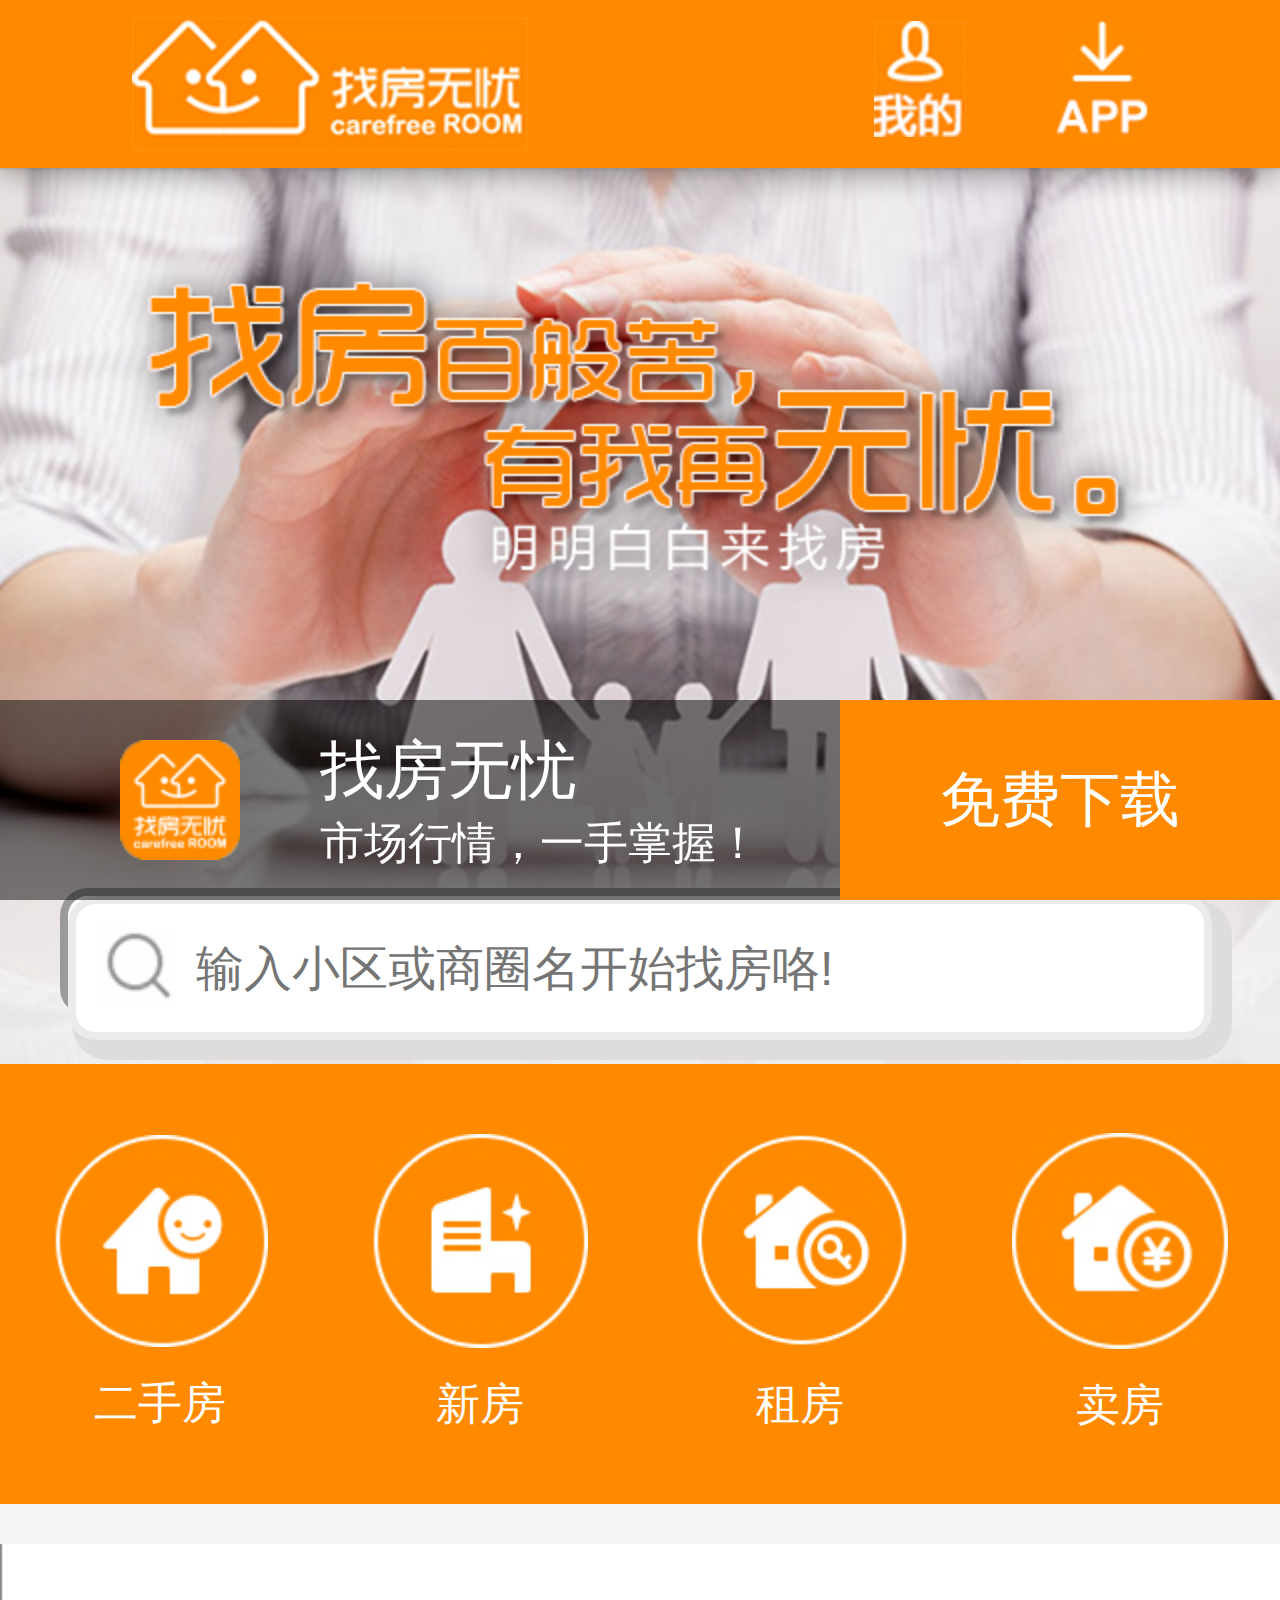
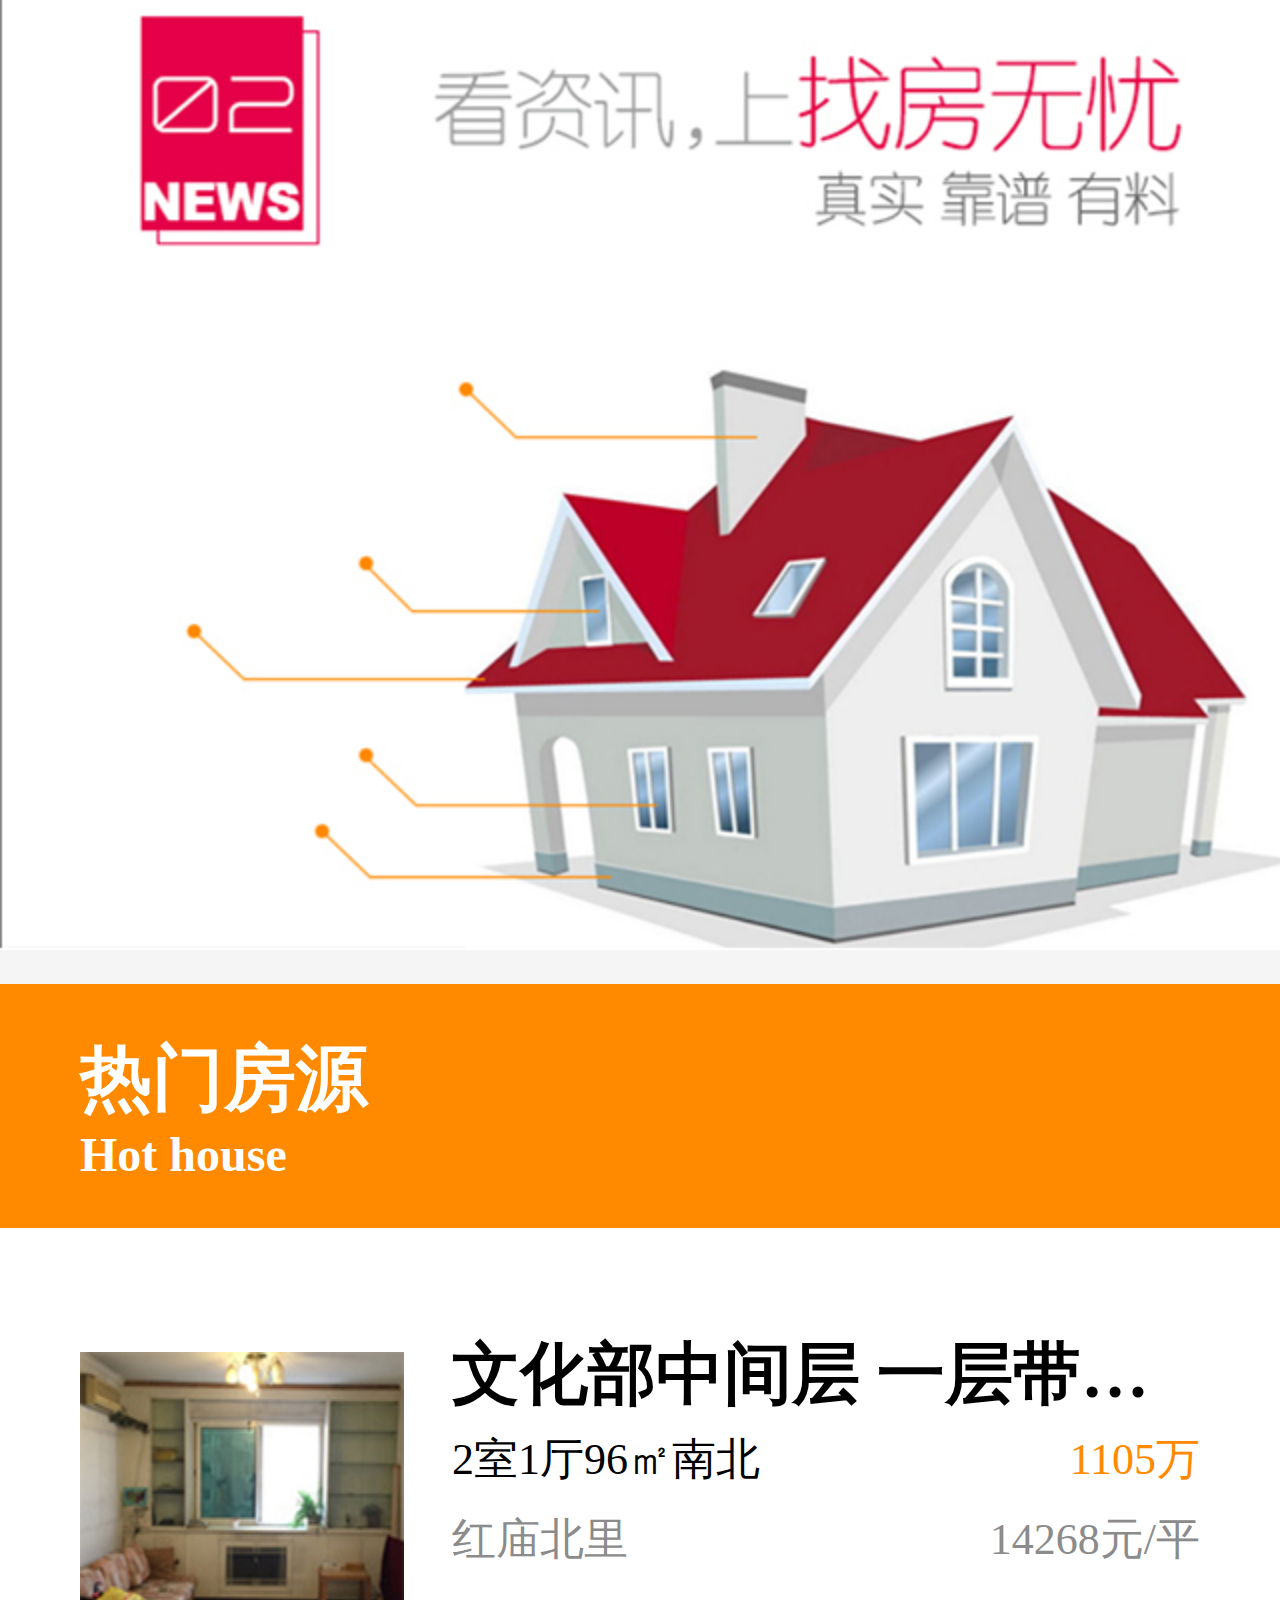
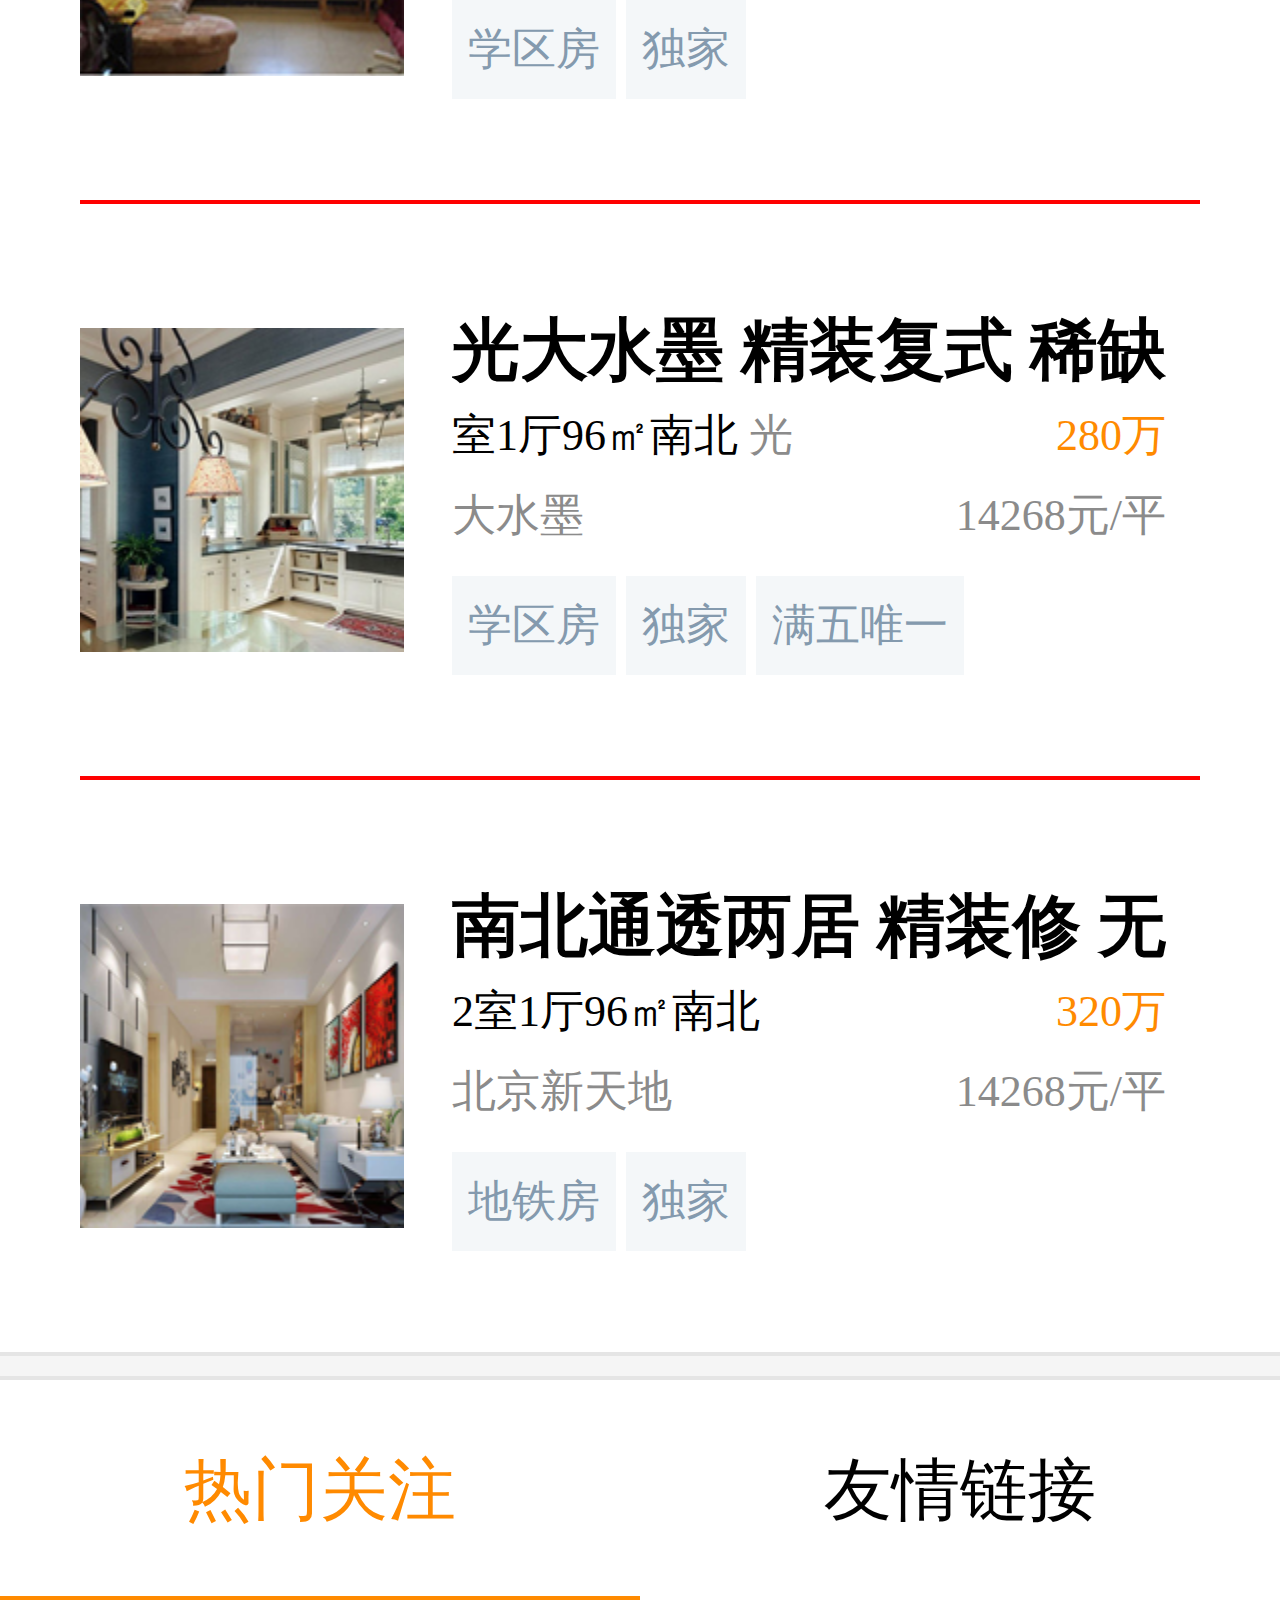
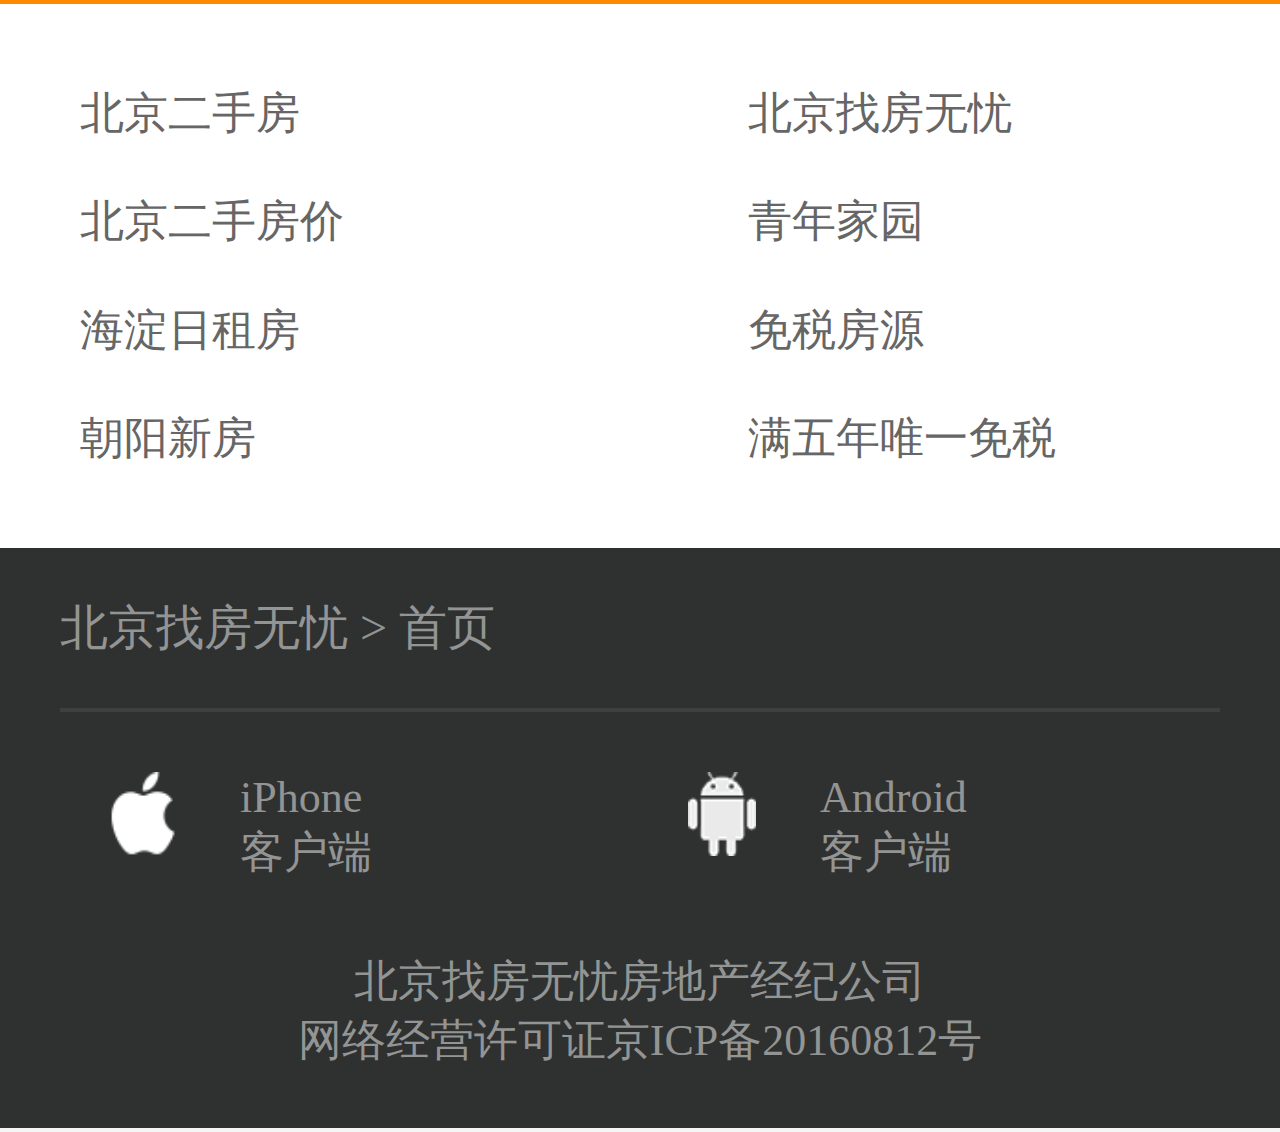
<file: index.html>
<!DOCTYPE html>
<html>

<head>
    <meta charset="UTF-8">
    <meta name="viewport" content="width=device-width, initial-scale=1.0, maximum-scale=1.0, user-scalable=0">
    <meta http-equiv="X-UA-Compatible" content="ie=edge">
    <title>Document</title>
    <link rel="stylesheet" href="./css/indexCss/index.css">
</head>

<body>
    <div class="top">
        <img src="./imgs/index/logo.jpg" class="indexLogo">
        <div>
            <img src="./imgs/index/my.jpg" class="indexMy">
            <img src="./imgs/index/xiazai.png" class="indexXiazai">
        </div>
    </div>
    <div class="banner">
        <div>
            <input type="text" placeholder="输入小区或商圈名开始找房咯!">
        </div>
    </div>
    <ul class="lis">
        <li>
            <img src="./imgs/index/index_03.png">
            <p>二手房</p>
        </li>
        <li>
            <img src="./imgs/index/index_05.png">
            <p>新房</p>
        </li>
        <li>
            <img src="./imgs/index/index_07.png">
            <p>租房</p>
        </li>
        <li>
            <img src="./imgs/index/index_09.png">
            <p>卖房</p>
        </li>
    </ul>
    <div class="banner2">
        <img src="./imgs/index/banner2.png">
    </div>
    <div class="hotHouse">
        <p class="p1">热门房源</p>
        <p class="p2">Hot house</p>
    </div>
    <ul class="house">
        <li>
            <img src="./imgs/index/img1.jpg" alt="">
            <div>
                <h1>文化部中间层  一层带阁楼</h1>
                <div>
                    <p class="p1">
                        <span>2室1厅96㎡南北</span>
                        红庙北里
                    </p>
                    <p class="p2">
                        <span>1105万</span><br>
                        14268元/平
                    </p>
                </div>
                <span class="sp">学区房</span>
                <span class="sp">独家</span>
            </div>
        </li>
        <li>
            <img src="./imgs/index/img2.png" alt="">
            <div>
                <h1>光大水墨  精装复式 稀缺</h1>
                <div>
                    <p class="p1">
                        <span>室1厅96㎡南北</span>
                        光大水墨
                    </p>
                    <p class="p2">
                        <span>280万</span><br>
                        14268元/平
                    </p>
                </div>
                <span class="sp">学区房</span>
                <span class="sp">独家</span>
                <span class="sp">满五唯一</span>
            </div>
        </li>
        <li style="border: none;">
            <img src="./imgs/index/img3.png" alt="">
            <div>
                <h1>南北通透两居  精装修 无</h1>
                <div>
                    <p class="p1">
                        <span>2室1厅96㎡南北</span>
                        北京新天地
                    </p>
                    <p class="p2">
                        <span>320万</span><br>
                        14268元/平
                    </p>
                </div>
                <span class="sp">地铁房</span>
                <span class="sp">独家</span>
            </div>
        </li>
    </ul>
    <div class="link">
        <div>
            <p class="attention">热门关注</p>
            <p>友情链接</p>
        </div>
    </div>
    <div class="uls">
        <ul>
            <li>北京二手房</li>
            <li>北京二手房价</li>
            <li>海淀日租房</li>
            <li>朝阳新房</li>
        </ul>
        <ul>
            <li>北京找房无忧</li>
            <li>青年家园</li>
            <li>免税房源</li>
            <li>满五年唯一免税</li>
        </ul>
    </div>
    <div class="foot">
        <div class="foot-top">北京找房无忧 > 首页</div>
        <div class="foot-img">
            <p class="foot-img-p1">
                iPhone<br>客户端
            </p>
            <p class="foot-img-p2">
                Android<br>客户端
            </p>
        </div>
        <div class="foot-texe">
            <p>北京找房无忧房地产经纪公司</p>
            <p>网络经营许可证京ICP备20160812号</p>
        </div>
    </div>
    <div class="down">
        <div class="down-txt">
            <p class="down-txt-p1">找房无忧</p>
            <p class="down-txt-p2">市场行情，一手掌握！</p>
        </div>
        <button>免费下载</button>
    </div>
</body>
<script src="./js/rem.js"></script>
<script src="./js/jQuery.js"></script>
<script src="./js/tiao.js"></script>
</html>
</file>
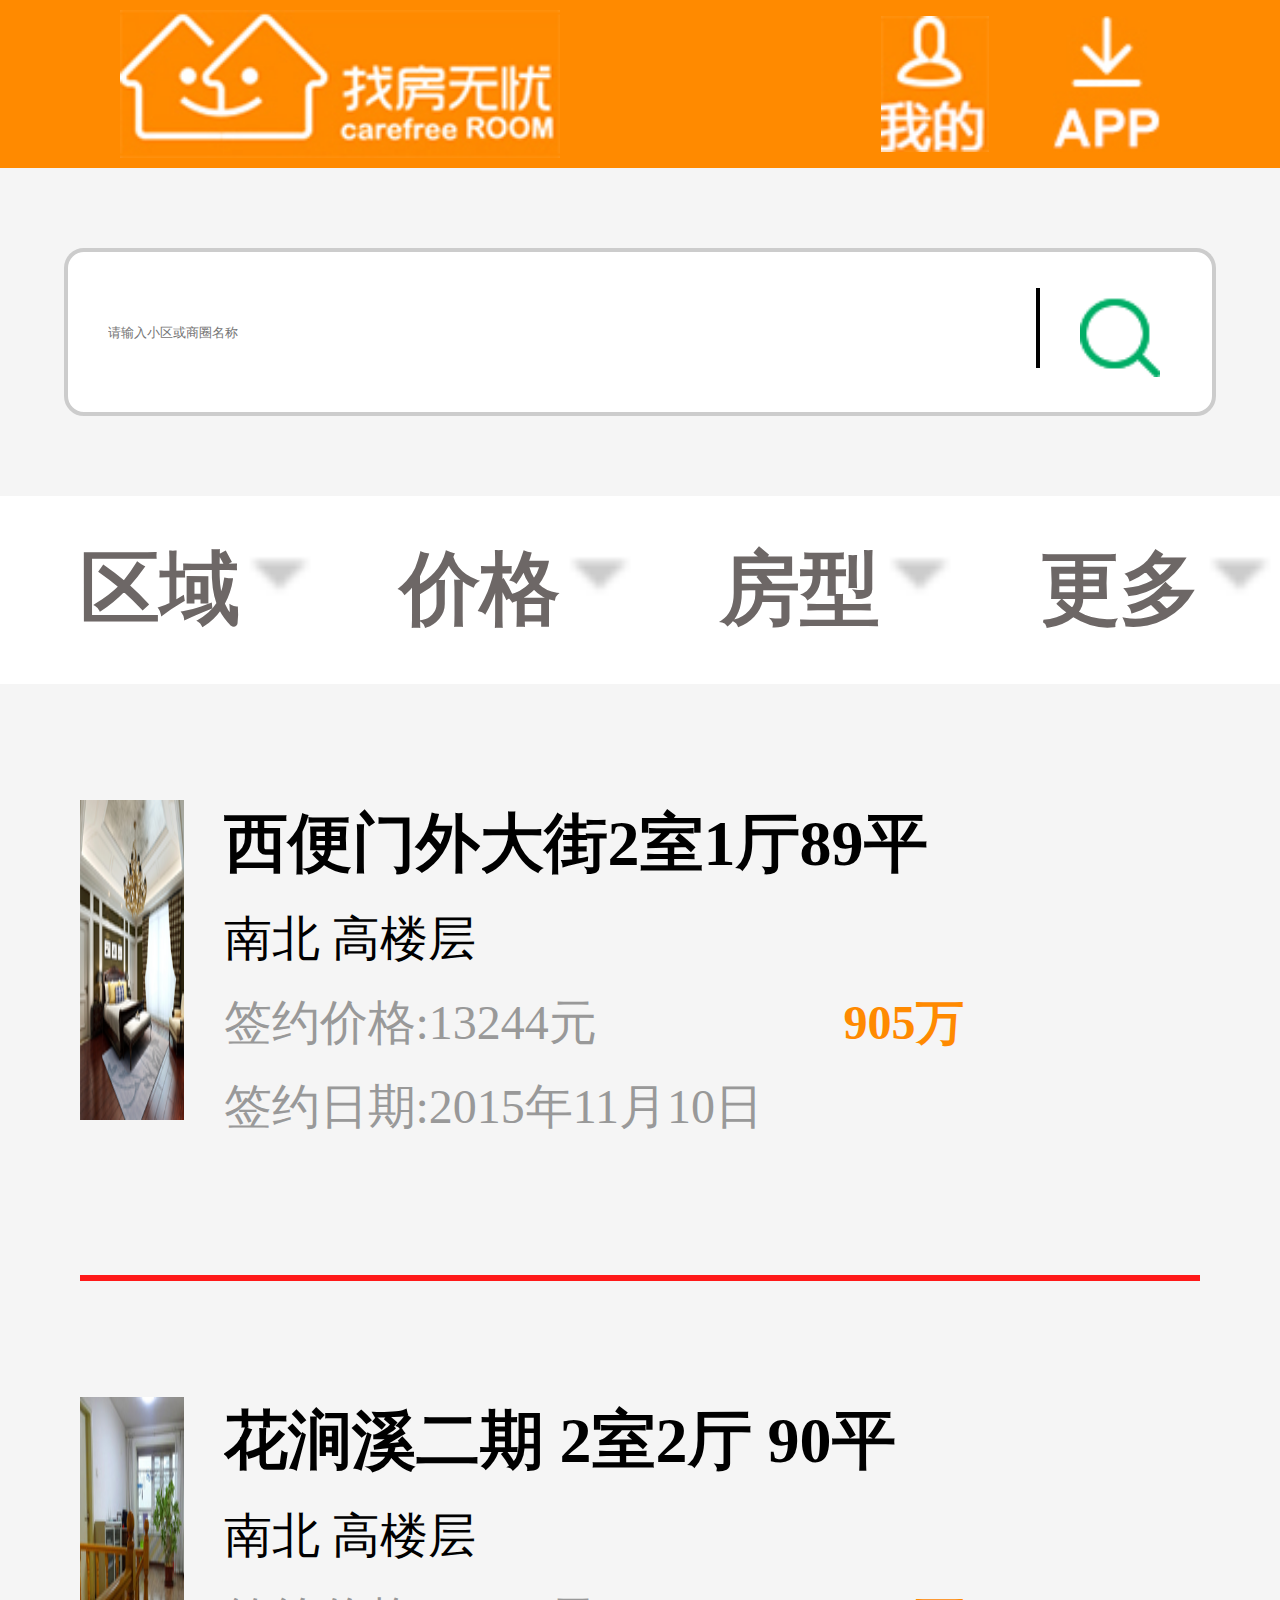
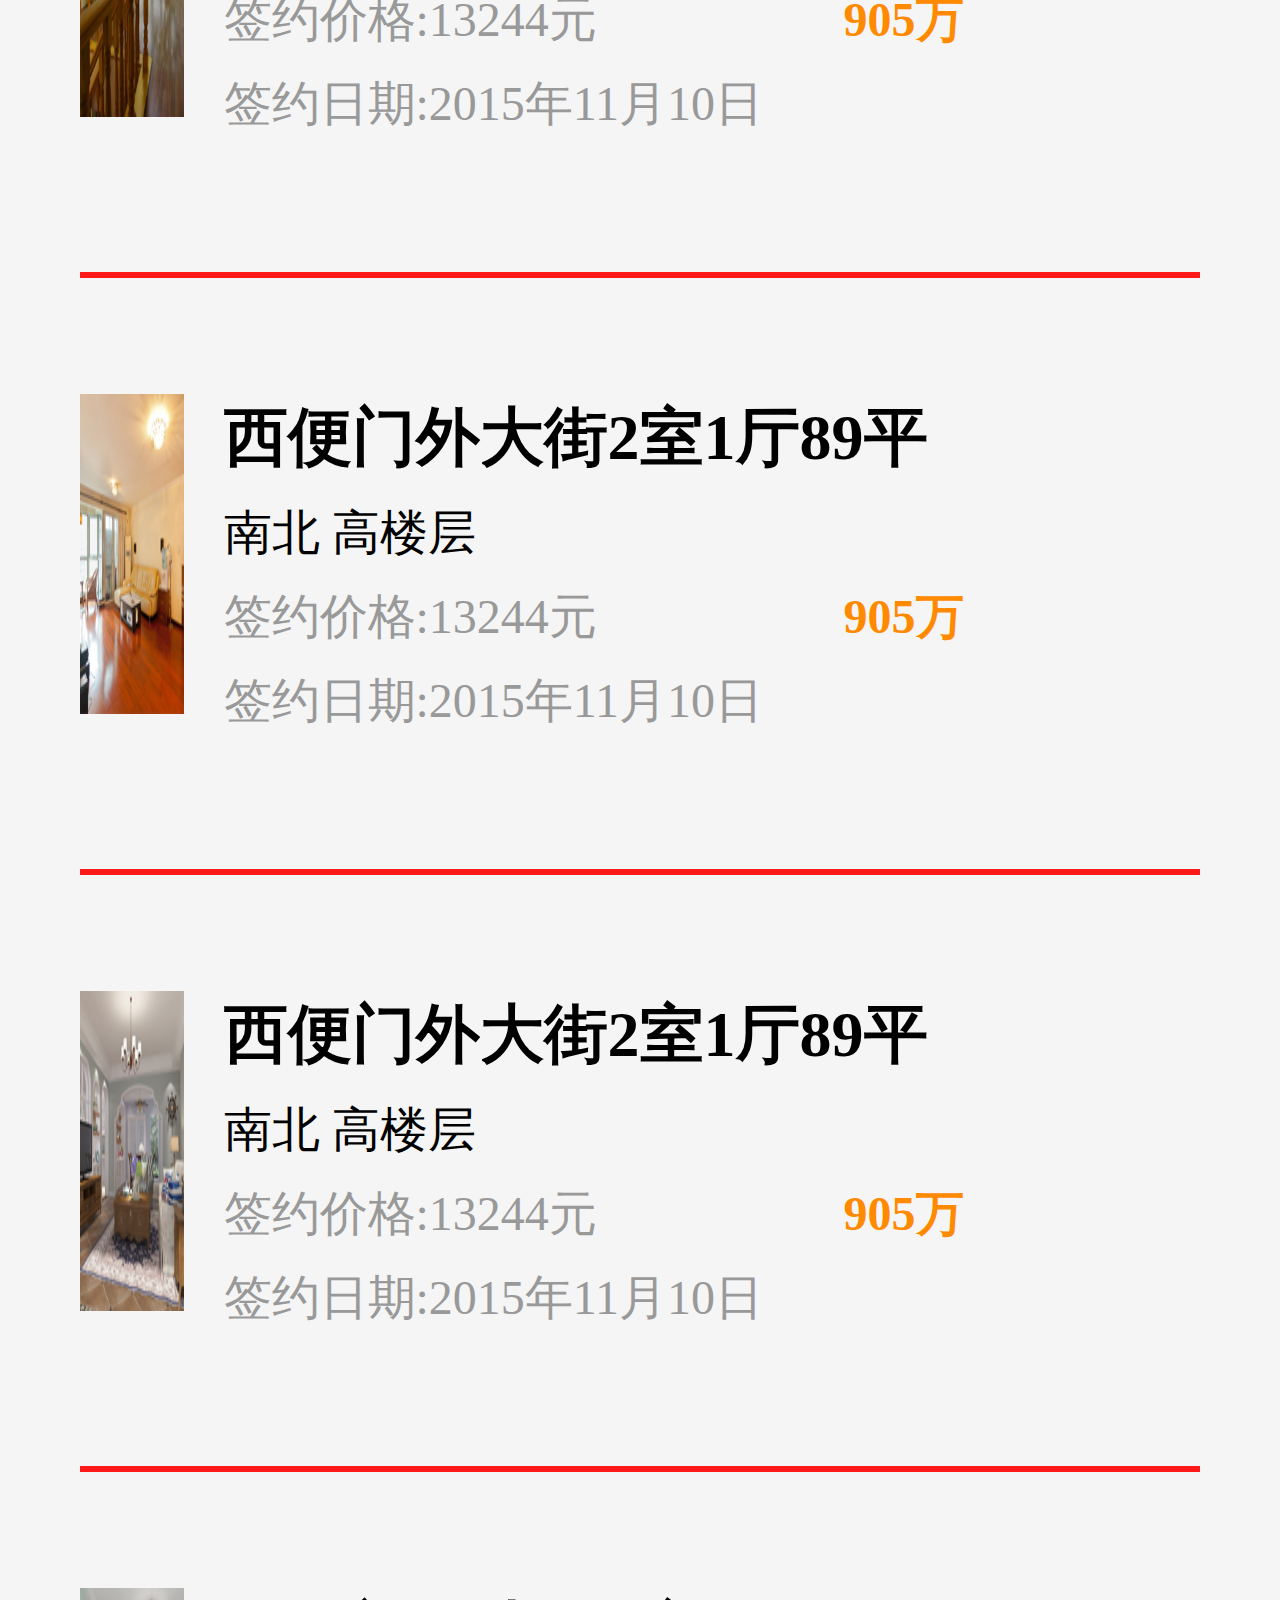
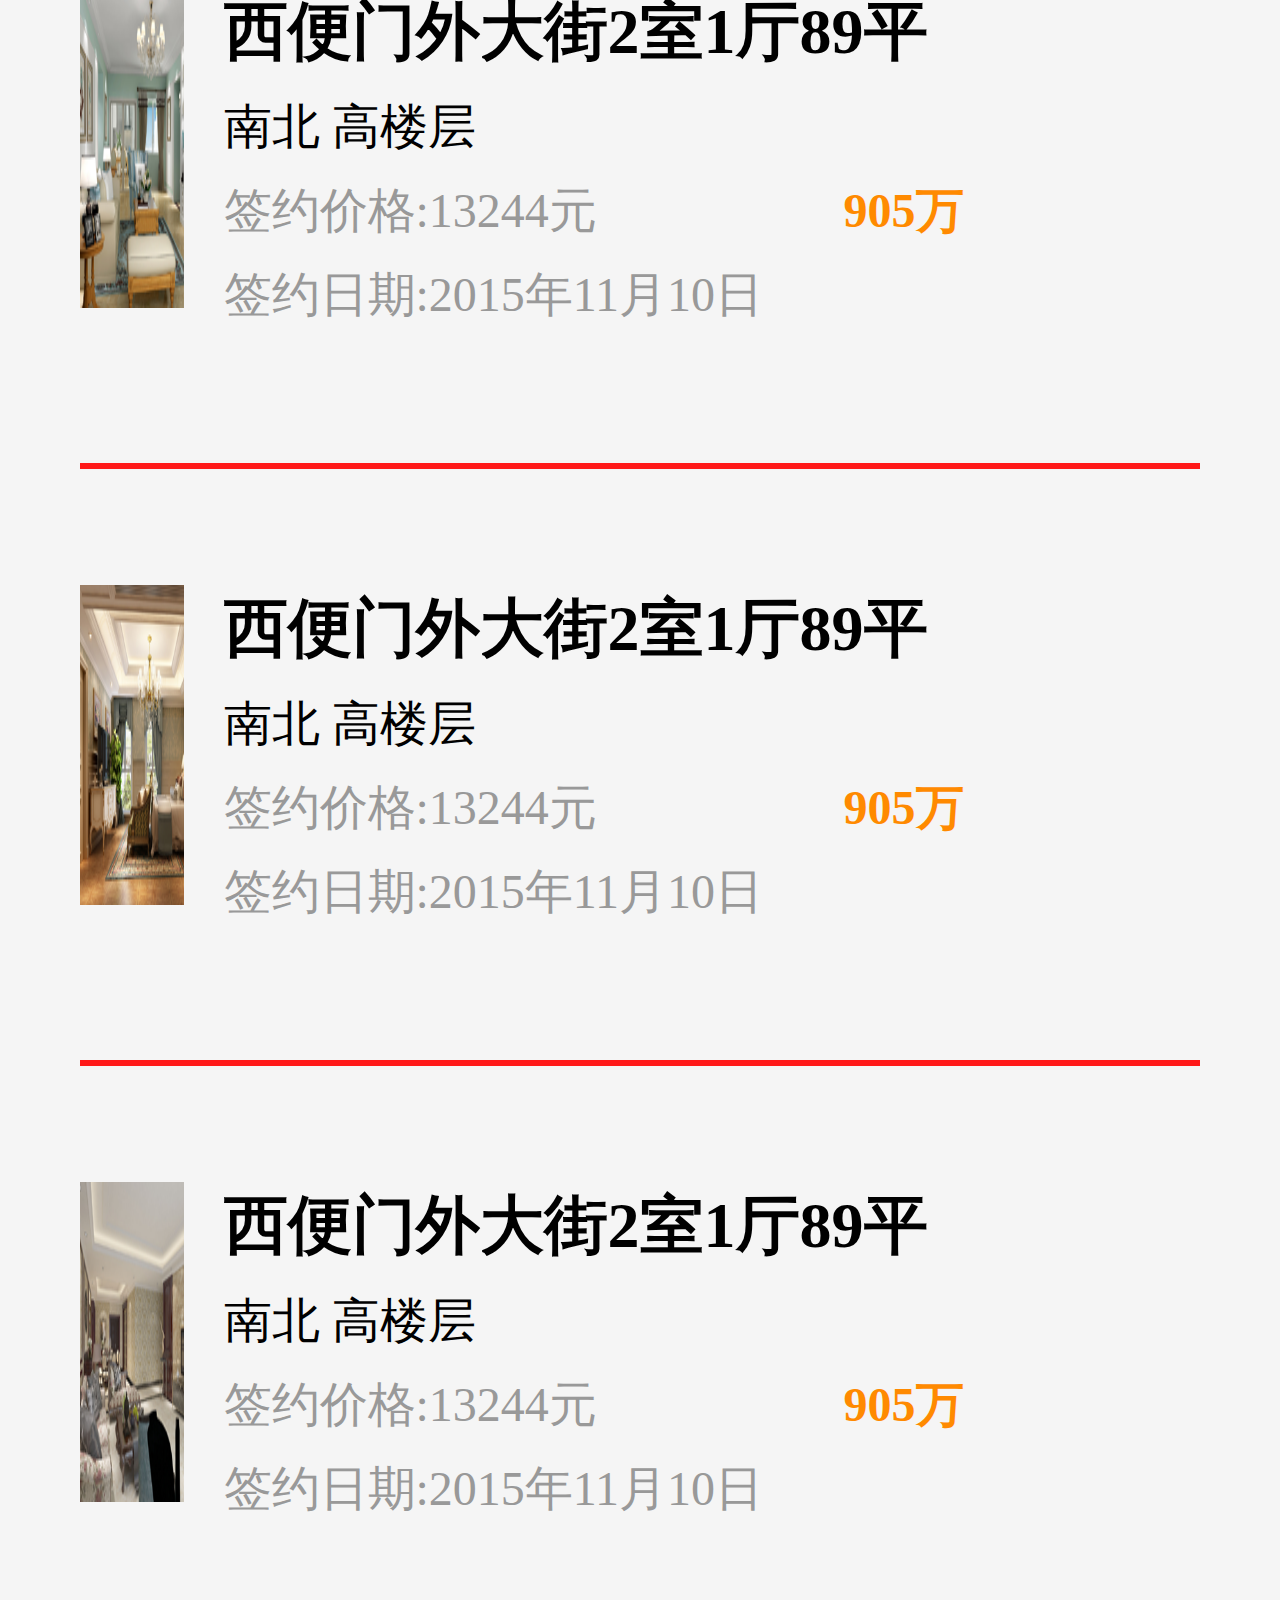
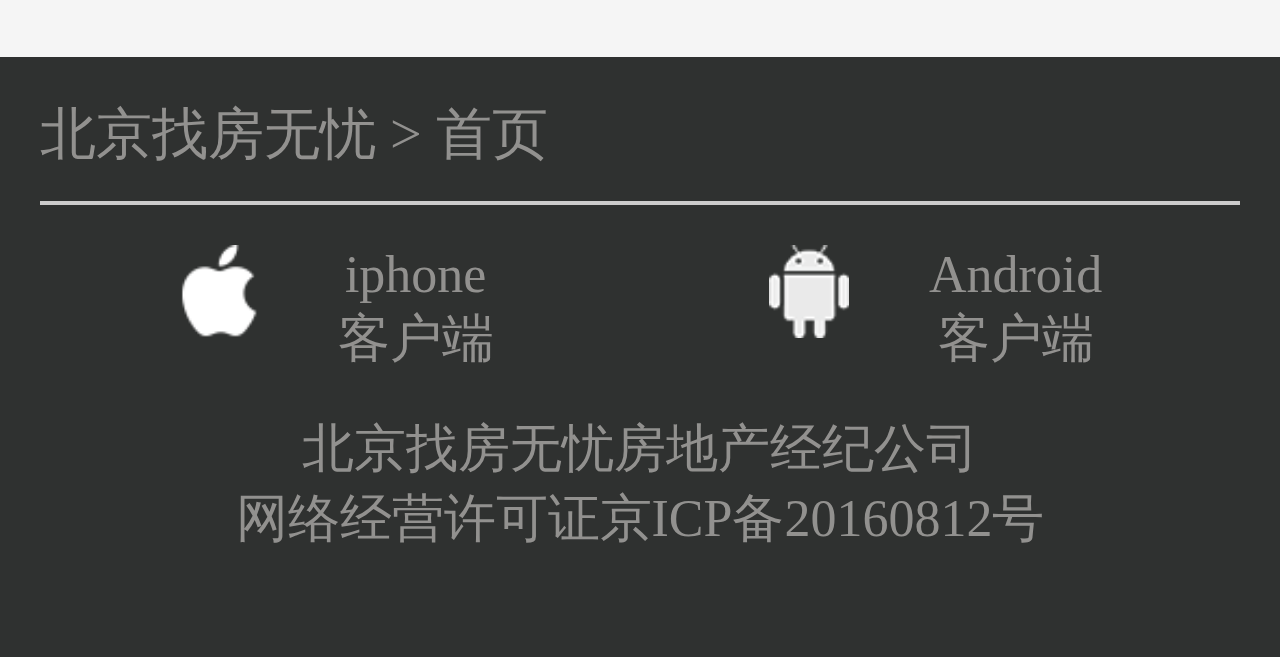
<file: common.html>
<!DOCTYPE html>
<html>

<head>
    <meta charset="UTF-8">
    <meta name="viewport" content="width=device-width, initial-scale=1.0, maximum-scale=1.0, user-scalable=0">
    <meta http-equiv="X-UA-Compatible" content="ie=edge">
    <title>Document</title>
    <link rel="stylesheet" href="./css/common.css">
    <link rel="stylesheet" href="./css/home.css">
    <style>
        .home-list>li>a img {
            width: 103.5px;
        }
    </style>
</head>

<body>

    <header class="top">
        <a href="./index.html"><img src="./imgs/index/logo.jpg"></a>
        <div>
            <img src="./imgs/index/my.jpg">
            <img src="./imgs/index/xiazai.png" >
        </div>
    </header>
    <div class="search">
        <input type="text" placeholder="请输入小区或商圈名称">
        <img src="./imgs/SecondHandList/search_03.png">
    </div>
    <div class="home-nav">
        <ul>
            <li>
                <h4>区域</h4>
                <div class="area-p" style="display: none;">
                    <ul class="area">
                        <li class="active">区域</li>
                        <li>地铁</li>
                    </ul>
                    <ul class="item">
                        <li>附近</li>
                        <li class="selected">不限</li>
                        <li>安贞</li>
                        <li class="selected">朝阳</li>
                        <li>奥林匹克公园</li>
                        <li>海淀</li>
                        <li>百子湾</li>
                        <li>昌平</li>
                        <li>北工大</li>
                        <li>丰台</li>
                        <li>北苑</li>
                        <li>石景山</li>
                        <li>CBD</li>
                    </ul>
                </div>
            </li>
            <li>
                <h4>价格</h4>
                <div class="pri-list" style="display: none;">
                    <ul>
                        <li>不限</li>
                        <li>100万以下</li>
                        <li>100万-150万</li>
                        <li>150万-200万</li>
                        <li>200万-250万</li>
                        <li>250万-300万</li>
                        <li>自定义价格</li>
                    </ul>
                </div>
            </li>
            <li>
                <h4>房型</h4>
                <div class="pri-list between" style="display: none;">
                    <ul>
                        <li>不限</li>
                        <li>1室 <span class="active"></span></li>
                        <li>2室 <span></span></li>
                        <li>3室 <span></span></li>
                        <li>4室 <span></span></li>
                        <li>5室 <span></span></li>
                        <p>确定</p>
                    </ul>
                </div>
            </li>
            <li>
                <h4>更多</h4>
                <div class="more" style="display: none;">
                    <div class="more-item">
                        <h5>区域</h5>
                        <ul>
                            <li>
                                <p>南</p>
                            </li>
                            <li>
                                <p>南北</p>
                            </li>
                            <li>
                                <p>东西</p>
                            </li>
                            <li>
                                <p>西</p>
                            </li>
                            <li>
                                <p>西</p>
                            </li>
                        </ul>
                    </div>
                    <div class="more-item">
                        <h5>面积(平方)</h5>
                        <ul>
                            <li>
                                <p>50以下</p>
                            </li>
                            <li>
                                <p>50-70</p>
                            </li>
                            <li>
                                <p>70-90</p>
                            </li>
                            <li>
                                <p>90-110</p>
                            </li>
                            <li>
                                <p>110-130</p>
                            </li>
                            <li>
                                <p>130-150</p>
                            </li>
                            <li>
                                <p>200以上</p>
                            </li>
                        </ul>
                    </div>
                    <div class="more-item">
                        <h5>标签</h5>
                        <ul>
                            <li>
                                <p>学区房</p>
                            </li>
                            <li>
                                <p>地铁房</p>
                            </li>
                            <li>
                                <p>不限购</p>
                            </li>
                            <li>
                                <p>满两年</p>
                            </li>
                            <li>
                                <p>满五唯一</p>
                            </li>
                            <li>
                                <p>降价</p>
                            </li>
                            <li>
                                <p>新上</p>
                            </li>
                            <li>
                                <p>独家</p>
                            </li>
                            <li>
                                <p>有钥匙</p>
                            </li>
                        </ul>
                    </div>
                    <div class="more-item">
                        <h5>楼层</h5>
                        <ul>
                            <li>
                                <p>低楼层</p>
                            </li>
                            <li>
                                <p>中楼层</p>
                            </li>
                            <li>
                                <p>高楼层</p>
                            </li>
                        </ul>
                    </div>
                    <div class="more-item">
                        <h5>楼龄</h5>
                        <ul>
                            <li>
                                <p>5年以内</p>
                            </li>
                            <li>
                                <p>10年以内</p>
                            </li>
                            <li>
                                <p>10-20年</p>
                            </li>
                            <li>
                                <p>20年以上</p>
                            </li>
                        </ul>
                    </div>

                </div>
            </li>
        </ul>
    </div>
    <ul class="home-list">
        <li>
            <a href="#"><img src="./imgs/SecondHandList/img1.png" alt=""></a>
            <div>
                <h4>西便门外大街2室1厅89平</h4>
                <p>
                    <span>南北 高楼层</span>
                </p>
                <p>
                    <span>签约价格:13244元</span>
                    <span class="org">905万</span>
                </p>
                <p>
                    <span>签约日期:2015年11月10日</span>
                </p>
            </div>
        </li>
        <li>
            <a href="#"><img src="./imgs/SecondHandList/img2.png" alt=""></a>
            <div>
                <h4>花涧溪二期 2室2厅 90平</h4>
                <p>
                    <span>南北 高楼层</span>
                </p>
                <p>
                    <span>签约价格:13244元</span>
                    <span class="org">905万</span>
                </p>
                <p>
                    <span>签约日期:2015年11月10日</span>
                </p>
            </div>
        </li>
        <li>
            <a href="#"><img src="./imgs/SecondHandList/img3.png" alt=""></a>
            <div>
                <h4>西便门外大街2室1厅89平</h4>
                <p>
                    <span>南北 高楼层</span>
                </p>
                <p>
                    <span>签约价格:13244元</span>
                    <span class="org">905万</span>
                </p>
                <p>
                    <span>签约日期:2015年11月10日</span>
                </p>
            </div>
        </li>
        <li>
            <a href="#"><img src="./imgs/SecondHandList/img4.png" alt=""></a>
            <div>
                <h4>西便门外大街2室1厅89平</h4>
                <p>
                    <span>南北 高楼层</span>
                </p>
                <p>
                    <span>签约价格:13244元</span>
                    <span class="org">905万</span>
                </p>
                <p>
                    <span>签约日期:2015年11月10日</span>
                </p>
            </div>
        </li>
        <li>
            <a href="#"><img src="./imgs/SecondHandList/img5.png" alt=""></a>
            <div>
                <h4>西便门外大街2室1厅89平</h4>
                <p>
                    <span>南北 高楼层</span>
                </p>
                <p>
                    <span>签约价格:13244元</span>
                    <span class="org">905万</span>
                </p>
                <p>
                    <span>签约日期:2015年11月10日</span>
                </p>
            </div>
        </li>
        <li>
            <a href="#"><img src="./imgs/SecondHandList/img6.png" alt=""></a>
            <div>
                <h4>西便门外大街2室1厅89平</h4>
                <p>
                    <span>南北 高楼层</span>
                </p>
                <p>
                    <span>签约价格:13244元</span>
                    <span class="org">905万</span>
                </p>
                <p>
                    <span>签约日期:2015年11月10日</span>
                </p>
            </div>
        </li>
        <li>
            <a href="#"><img src="./imgs/SecondHandList/img7.png" alt=""></a>
            <div>
                <h4>西便门外大街2室1厅89平</h4>
                <p>
                    <span>南北 高楼层</span>
                </p>
                <p>
                    <span>签约价格:13244元</span>
                    <span class="org">905万</span>
                </p>
                <p>
                    <span>签约日期:2015年11月10日</span>
                </p>
            </div>
        </li>
    </ul>

    <footer>
        <h3>北京找房无忧 > 首页</h3>
        <div class="down">
            <p>
                iphone <br> 客户端
            </p>
            <p>
                Android <br> 客户端
            </p>
        </div>
        <div class="foot">
            <p>北京找房无忧房地产经纪公司</p>
            <p>网络经营许可证京ICP备20160812号</p>
        </div>
    </footer>
</body>
<script src="./js/zepto.js"></script>
<script src="./js/jQuery.js"></script>
<script src="./js/tiao.js"></script>
<script>
    let flag = true;
    $('.home-nav>ul>li').on('tap', function (e) {
        if (flag) {
            flag = false
            let that = $(this)
            if (that.hasClass('active')) {
                that.children('div').hide()
                that.removeClass('active')
                setTimeout(() => {
                    flag = true
                }, 200)
                return
            }
            that.siblings('li').removeClass('active').children('div').hide()
            that.addClass('active').children('div').show()
            setTimeout(() => {
                flag = true
            }, 200)
        }
    })
    $('.pri-list li span').on('tap', function () {
        $(this).addClass('active').parent().siblings('li').children('span').removeClass('active')
    });

    (function () {
        var supportsOrientationChange = 'onorientationchange' in window ? 'orientationchange' : 'resize';
        var timeoutId;

        function setRem() {
            var clientWidth = document.documentElement.clientWidth;
            var nowPX = clientWidth / 320 * 100;
            document.documentElement.style.fontSize = nowPX + 'px';
        }
        setRem();
        window.addEventListener(supportsOrientationChange, function () {
            clearTimeout(timeoutId);
            timeoutId = setTimeout(function () {
                setRem();
            }, 300);
        }, false);
    })();
</script>

</html>
</file>
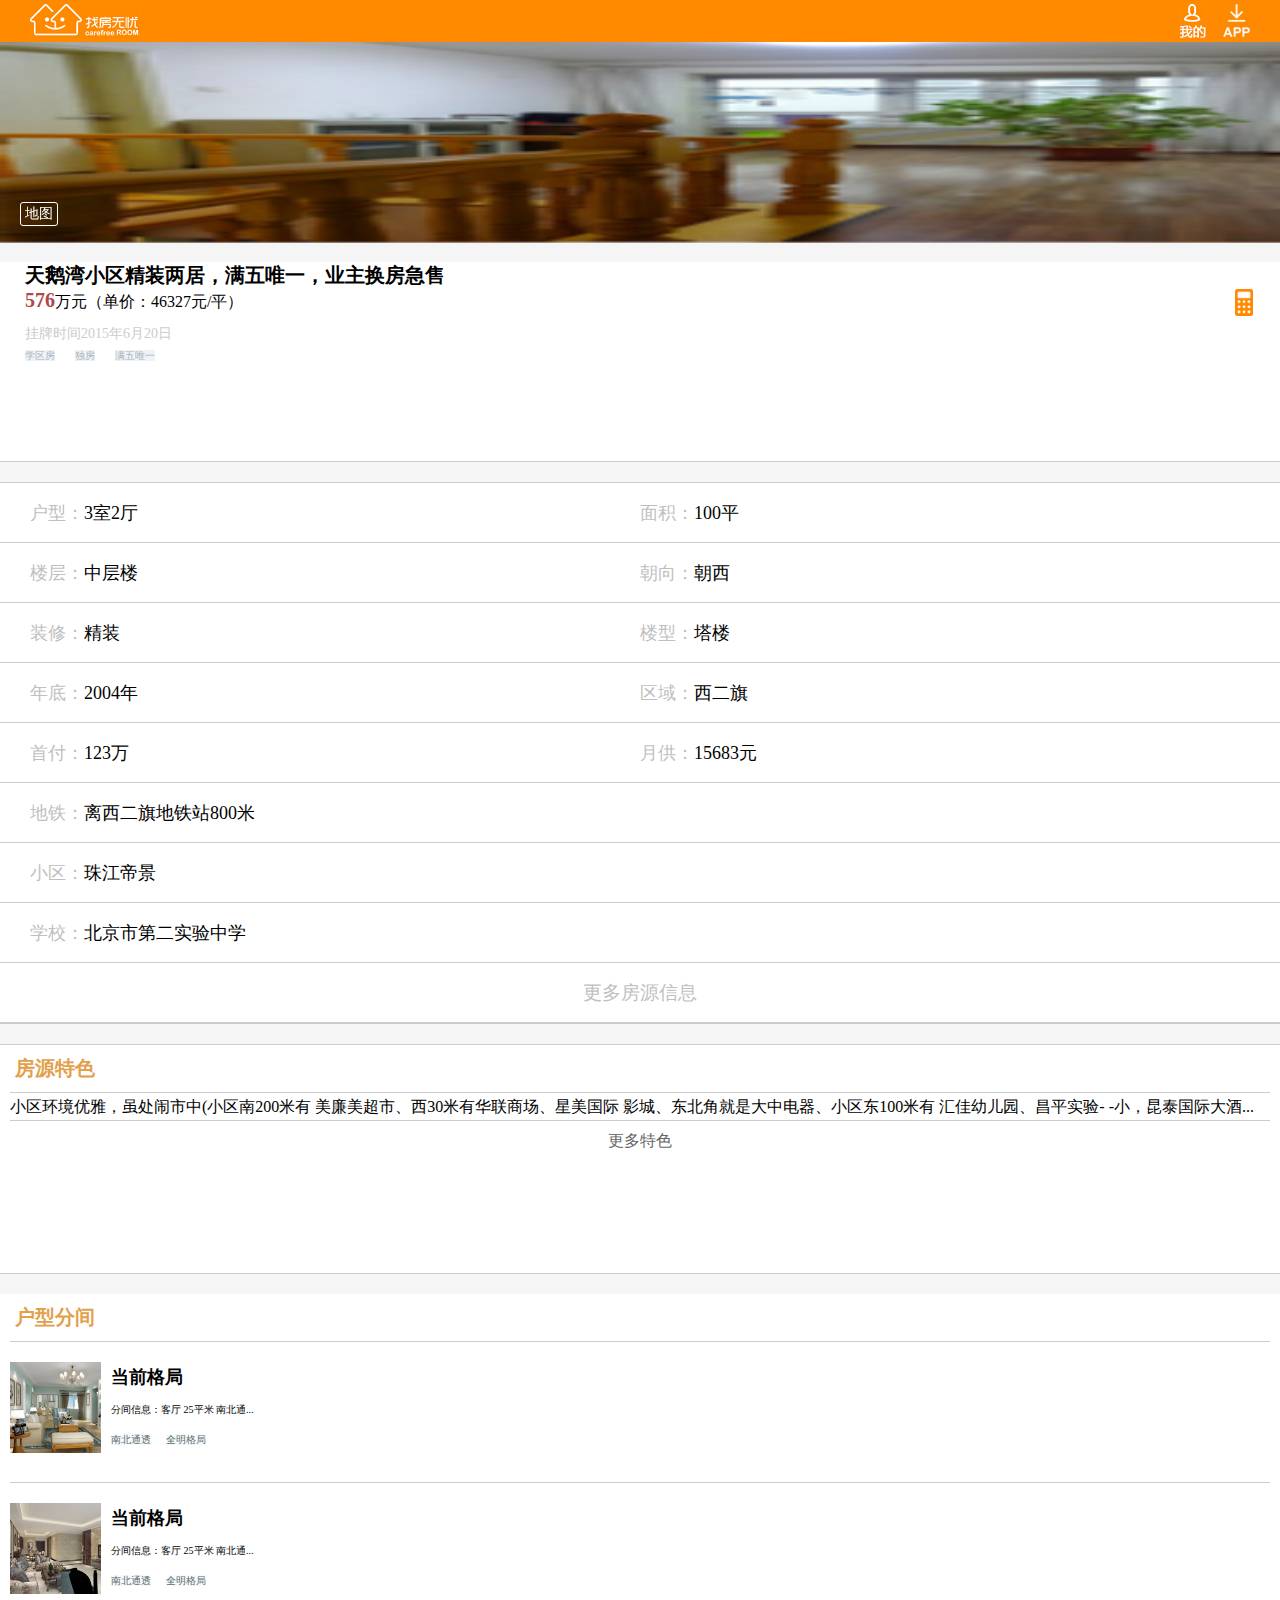
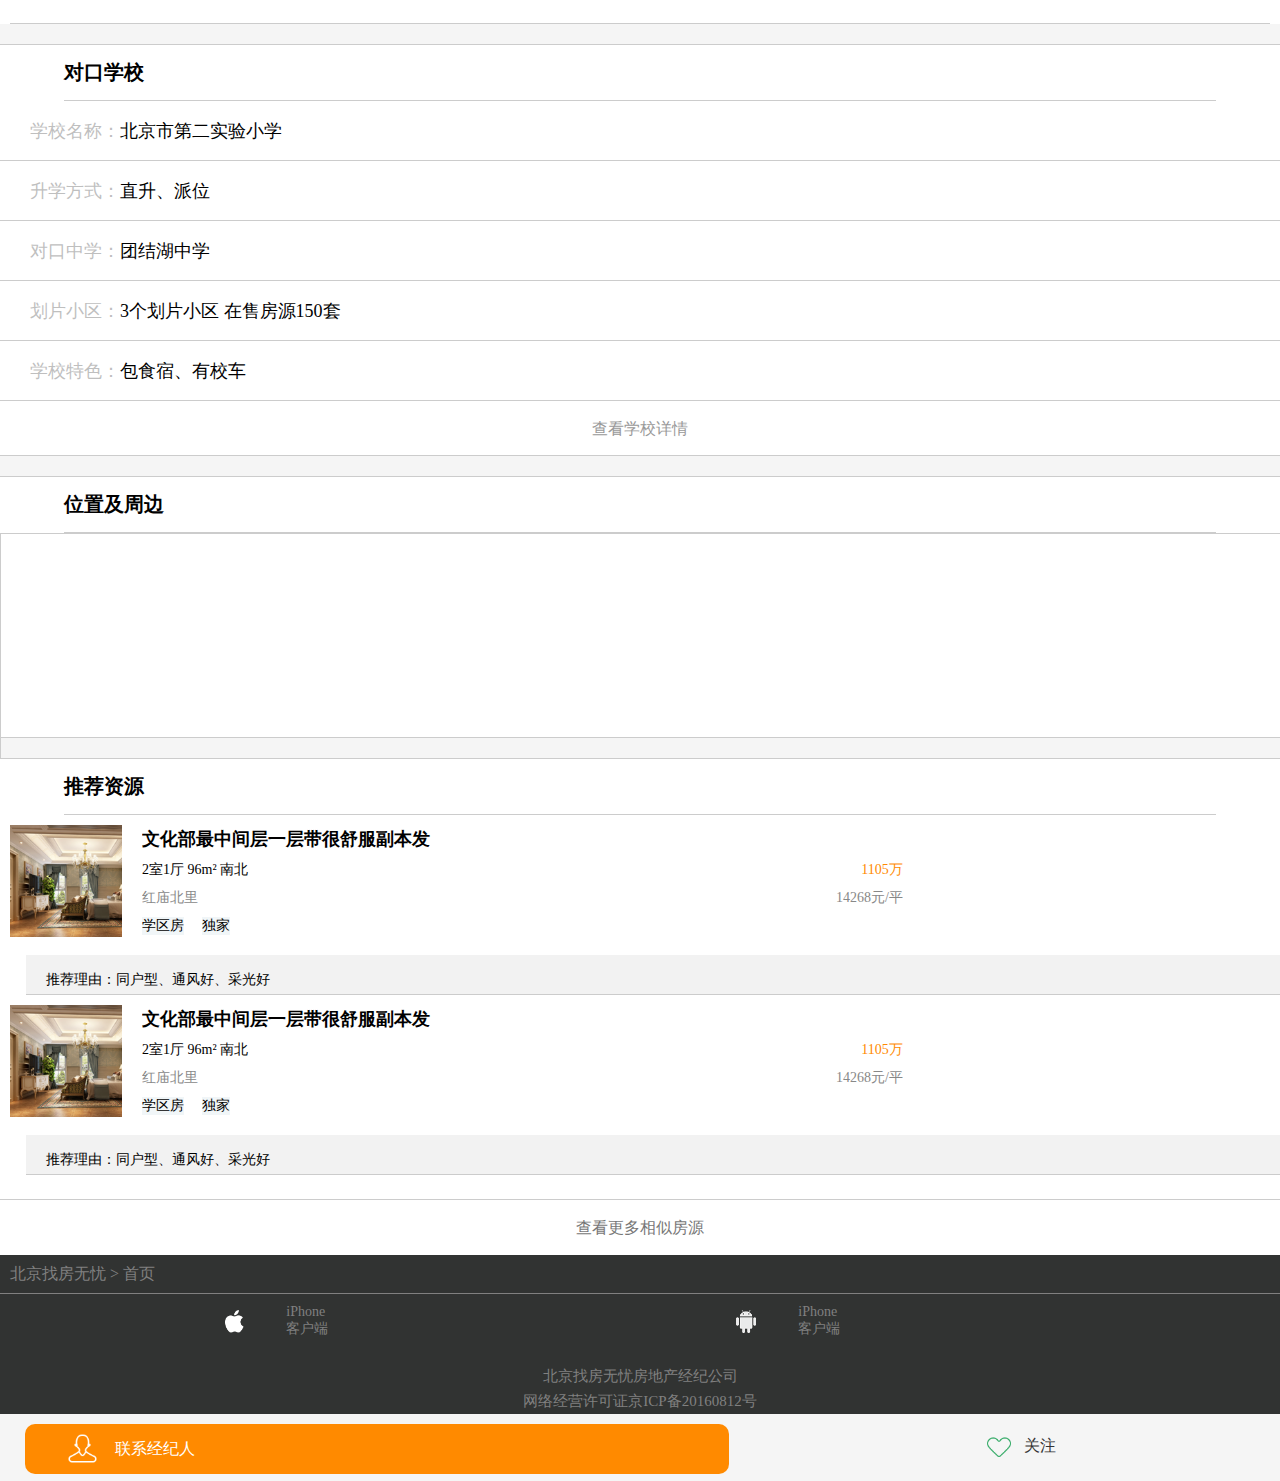
<file: details.html>
<!DOCTYPE html>
<html>

<head>
    <meta charset="UTF-8">
    <meta name="viewport" content="width=device-width, initial-scale=1.0, maximum-scale=1.0, user-scalable=0">
    <meta http-equiv="X-UA-Compatible" content="ie=edge">
    <link rel="stylesheet" href="./css/swiper-4.1.6.min.css">
    <title>Document</title>
    <style>
        * {
            padding: 0;
            margin: 0;
        }
        
        html {
            font-size: 62.5%;
        }
        
        body {
            background-color: #F5F5F5;
        }
        
        .banner_top {
            width: 100%;
            height: 22rem;
            position: relative;
            overflow: hidden;
        }
        
        .swiper-slide img {
            width: 100%;
            height: 20rem;
        }
        
        .abs {
            width: 100%;
            position: absolute;
            top: 16rem;
            box-sizing: border-box;
            padding: 0rem 2rem;
            z-index: 2;
        }
        
        .abs span:nth-child(1) {
            float: left;
            color: white;
            border: .1rem solid white;
            padding: .2rem .4rem;
            font-size: 1.4rem;
            border-radius: .3rem;
        }
        
        .abs span:nth-child(2) {
            float: right;
            color: white;
            background: rgba(8, 8, 8, 0.6);
            font-size: 1.6rem;
            padding: 0rem 1rem;
            border-radius: 4rem;
            margin-top: .5rem;
        }
        
        .content_cent {
            width: 100%;
            height: 20rem;
            padding: 0rem 2.5rem;
            box-sizing: border-box;
            border-bottom: .1rem solid #ccc;
            background-color: white;
            overflow: hidden;
        }
        
        .content_cent p {
            font-size: 2rem;
            font-weight: bolder;
        }
        
        .content_er {
            overflow: hidden;
        }
        
        .content_er>span:nth-child(1) {
            float: left;
            font-size: 1.6rem;
        }
        
        .content_er>span:nth-child(1) span {
            font-size: 2rem;
            color: #B1474C;
            font-weight: bolder;
        }
        
        .content_er>span:nth-child(2) {
            float: right;
            width: 2rem;
            height: 3rem;
            background: url('./imgs/SecondHandList/phone.png') no-repeat;
            background-size: 90%;
        }
        
        .content_san {
            color: #ccc;
            font-size: 1.4rem;
            height: 3rem;
            line-height: 3rem;
            display: inline-block;
        }
        
        .content_si span {
            margin-right: 2rem;
            background-color: #EFF3F7;
            color: #AAB3BB;
        }
        
        .text {
            width: 100%;
            height: auto;
            margin-top: 2rem;
            border-bottom: .1rem solid #ccc;
            border-top: .1rem solid #ccc;
            background-color: white;
        }
        
        .wenzi {
            width: 100%;
            height: 6rem;
            line-height: 6rem;
            border-bottom: .1rem solid #ccc;
            padding: 0rem 3rem;
            overflow: hidden;
            box-sizing: border-box;
        }
        
        .wenzi>span:nth-child(1) {
            float: left;
            width: 50%;
            font-size: 1.8rem;
            font-family: "黑体";
        }
        
        .wenzi>span:nth-child(1) span {
            color: #BFBFBF;
        }
        
        .wenzi>span:nth-child(2) {
            float: left;
            width: 50%;
            font-size: 1.8rem;
            font-family: "黑体";
        }
        
        .wenzi>span:nth-child(2) span {
            color: #BFBFBF;
        }
        
        #wen span {
            width: 100%;
        }
        
        #we {
            text-align: center;
            color: #BFBFBF;
            font-size: 1.9rem;
        }
        
        .tese {
            width: 100%;
            height: 23rem;
            font-size: 1.6rem;
            margin-top: 2rem;
            border-bottom: .1rem solid #ccc;
            border-top: .1rem solid #ccc;
            background-color: white;
            padding: 0rem 1rem;
            box-sizing: border-box;
        }
        
        .tese p:nth-child(1) {
            font-size: 2rem;
            color: #E2A04B;
            font-weight: bolder;
            padding: 1rem .5rem;
            border-bottom: .1rem solid #ccc;
        }
        
        .tese p:nth-child(2) {
            line-height: 2.7rem;
        }
        
        .tese p:nth-child(3) {
            border-top: .1rem solid #ccc;
            text-align: center;
            padding: 1rem 0rem;
            color: #666;
        }
        
        .huxing {
            width: 100%;
            height: 33rem;
            background-color: white;
            padding: 0rem 1rem;
            box-sizing: border-box;
            margin-top: 2rem;
        }
        
        .geju {
            width: 100%;
            height: 14rem;
            border-bottom: .1rem solid #ccc;
        }
        
        .huxing>p {
            font-size: 2rem;
            color: #E2A04B;
            font-weight: bolder;
            padding: 1rem .5rem;
            border-bottom: .1rem solid #ccc;
        }
        
        .geju img {
            height: 65%;
            padding: 2rem 0rem;
            float: left;
        }
        
        .geju>div {
            width: 20rem;
            float: left;
            padding: 1rem .7rem;
            padding: 2rem 1rem;
            box-sizing: border-box;
            line-height: 3rem;
        }
        
        .dige>span:nth-child(1) {
            font-size: 1.8rem;
            font-weight: bolder;
        }
        
        .dige p span {
            margin-right: 1.5rem;
            color: #666;
            background-color: #F4FCFF;
        }
        
        .floor {
            width: 100%;
            height: 41rem;
            background-color: white;
            margin-top: 2rem;
            border-top: .1rem solid #ccc;
            border-bottom: .1rem solid #ccc;
        }
        
        .flo1 {
            width: 90%;
            height: 5.5rem;
            line-height: 5.5rem;
            border-bottom: .1rem solid #ccc;
            font-weight: bolder;
            font-size: 2rem;
            margin: auto;
        }
        
        .center {
            text-align: center;
            color: #999;
            font-size: 1.6rem;
            width: 100%;
            height: 5.5rem;
            line-height: 5.5rem;
        }
        
        .jiao {
            width: 100%;
            height: 26rem;
            border-bottom: .1rem solid #ccc;
            border-top: .1rem solid #ccc;
            background-color: white;
            margin-top: 2rem;
        }
        
        .jiao img {
            width: 100%;
            padding: .5rem 2rem;
            box-sizing: border-box;
        }
        
        .tuijian {
            width: 100%;
            height: 44rem;
            border-bottom: .1rem solid #ccc;
            border-top: .1rem solid #ccc;
            margin-top: 2rem;
            background-color: white;
            overflow: hidden;
        }
        
        .cont {
            width: 100%;
            height: 14rem;
            box-sizing: border-box;
            background-color: white;
            overflow: hidden;
        }
        
        .cont img {
            height: 80%;
            padding: 1rem;
            float: left;
        }
        
        .cont>div {
            float: left;
            width: 61%;
            height: 100%;
            padding: 1rem;
            box-sizing: border-box;
        }
        
        .right>p {
            font-size: 1.8rem;
            font-weight: bolder;
            margin-top: .2rem;
            white-space: nowrap;
            overflow: hidden;
            text-overflow: ellipsis;
        }
        
        .right_r {
            width: 100%;
            overflow: hidden;
            margin-top: 1rem;
        }
        
        .right_rig {
            width: 100%;
            overflow: hidden;
            margin-top: 1rem;
        }
        
        .right_r>span:nth-child(1) {
            float: left;
            font-size: 1.4rem;
        }
        
        .right_r>span:nth-child(2) {
            float: right;
            color: #FF8A00;
            font-size: 1.4rem;
        }
        
        .right_rig>span:nth-child(1) {
            float: left;
            font-size: 1.4rem;
            color: #888;
        }
        
        .right_rig>span:nth-child(2) {
            float: right;
            font-size: 1.4rem;
            color: #888;
        }
        
        .spans {
            display: inline-block;
            margin-top: 1rem;
            font-size: 1.4rem;
            margin-right: 1.5rem;
            background-color: #F1F6F8;
        }
        
        #youf {
            float: right;
            width: 98%;
            height: 4rem;
            line-height: 4rem;
            background-color: #F2F2F2;
            padding: .5rem 2rem;
            box-sizing: border-box;
            font-size: 1.4rem;
            border-bottom: .1rem solid #ccc;
        }
        
        .dibu {
            text-align: center;
            color: #777;
            height: 5.5rem;
            line-height: 5.5rem;
            background-color: white;
            font-size: 1.6rem;
        }
        
        #bbttom {
            background-color: #313332;
        }
        
        #bbttom>p {
            color: gray;
            font-size: 1.3rem;
            font-size: 1.6rem;
            line-height: 2.6rem;
            padding: .6rem 1.0rem;
            border-bottom: .1rem solid grey;
        }
        
        .ping {
            width: 80%;
            display: flex;
            justify-content: space-around;
            height: 7rem;
        }
        
        .ping1 {
            margin: 1.0rem 0rem;
        }
        
        .ping1>p>img {
            width: 2.0rem;
        }
        
        .ping1>p {
            font-size: 1.4rem;
            display: inline-block;
            color: gray;
            margin-left: 4.0rem;
        }
        
        .juzhong {
            text-align: center;
            color: gray;
            font-size: 1.5rem;
            line-height: 2.5rem;
        }
        
        .anniu {
            width: 100%;
            height: 6rem;
        }
        
        .btn {
            width: 55%;
            height: 5rem;
            background-color: #FF8A00;
            border-radius: 1rem;
            float: left;
            margin-top: 1rem;
            margin-left: 2.5rem;
            color: white;
            padding: 0rem 1rem 0rem 9rem;
            line-height: 5rem;
            font-size: 1.6rem;
            box-sizing: border-box;
            position: relative;
        }
        
        .xin {
            float: right;
            width: 20%;
            height: 5rem;
            color: #333;
            font-size: 1.6rem;
            padding-top: 2.2rem;
            box-sizing: border-box;
            position: relative;
        }
        
        .btn span {
            position: absolute;
            left: 4rem;
            top: .7rem;
            width: 5rem;
            height: 5rem;
            background: url('./imgs/SecondHandList/user.png') no-repeat;
            background-size: 70%;
        }
        
        .xin span {
            position: absolute;
            top: 1.8rem;
            left: -4rem;
            width: 3rem;
            height: 3rem;
            background: url('./imgs/SecondHandList/xin.png') no-repeat;
            background-size: 100%;
        }
        
        .iw_poi_title {
            color: #CC5522;
            font-size: 14px;
            font-weight: bold;
            overflow: hidden;
            padding-right: 13px;
            white-space: nowrap
        }
        
        .iw_poi_content {
            font: 12px arial, sans-serif;
            overflow: visible;
            padding-top: 4px;
            white-space: -moz-pre-wrap;
            word-wrap: break-word
        }
        
        header {
            font-size: 0;
            width: 100%;
            height: 4.2rem;
            box-sizing: border-box;
            background-color: #FF8A00;
            display: flex;
            padding: 0 3rem;
            align-items: center;
            justify-content: space-between;
        }
        
        header img {
            height: 3.7rem;
        }
        
        header div {
            display: flex;
        }
        
        header div img {
            height: 3.4rem;
        }
        
        header div img:first-child {
            margin-right: 1.6rem;
        }
    </style>
</head>

<body>
    <header class="top">
        <a href="./index.html"> <img src="./imgs/index/logo.jpg" alt=""></a>
        <div>
            <img src="./imgs/index/my.jpg" alt="">
            <img src="./imgs/index/xiazai.png" alt="">
        </div>
    </header>
    <div class="banner_top">
        <div class="swiper-container ">
            <div class="swiper-wrapper">
                <div class="swiper-slide">
                    <img src="./imgs/SecondHandList/img1.png" alt="" style="width: 100%;">
                </div>
                <div class="swiper-slide">
                    <img src="./imgs/SecondHandList/img2.png" alt="">
                </div>
                <div class="swiper-slide">
                    <img src="./imgs/SecondHandList/img3.png" alt="">
                </div>
                <div class="swiper-slide">
                    <img src="./imgs/SecondHandList/img4.png" alt="">
                </div>
                <div class="swiper-slide">
                    <img src="./imgs/SecondHandList/img6.png" alt="">
                </div>

            </div>

        </div>
        <div class="abs">
            <span>地图</span>

        </div>
    </div>
    <div class="content_cent">
        <p>天鹅湾小区精装两居，满五唯一，业主换房急售</p>
        <div class="content_er"><span><span>576</span>万元（单价：46327元/平）</span>
            <span></span>
        </div>
        <span class="content_san">挂牌时间2015年6月20日</span>
        <div class="content_si"><span>学区房</span><span>独房</span><span>满五唯一</span></div>
    </div>
    <div class="text">
        <div class="wenzi">
            <span><span>户型：</span>3室2厅</span>
            <span><span>面积：</span>100平</span>
        </div>
        <div class="wenzi">
            <span><span>楼层：</span>中层楼</span>
            <span><span>朝向：</span>朝西</span>
        </div>
        <div class="wenzi">
            <span><span>装修：</span>精装</span>
            <span><span>楼型：</span>塔楼</span>
        </div>
        <div class="wenzi">
            <span><span>年底：</span>2004年</span>
            <span><span>区域：</span>西二旗</span>
        </div>
        <div class="wenzi">
            <span><span>首付：</span>123万</span>
            <span><span>月供：</span>15683元</span>
        </div>
        <div class="wenzi" id="wen">
            <span><span>地铁：</span>离西二旗地铁站800米</span>
        </div>
        <div class="wenzi" id="wen">
            <span><span>小区：</span>珠江帝景</span>
        </div>
        <div class="wenzi" id="wen">
            <span><span>学校：</span>北京市第二实验中学</span>
        </div>
        <div class="wenzi" id="we">
            更多房源信息
        </div>
    </div>
    <div class="tese">
        <p>房源特色</p>
        <p>小区环境优雅，虽处闹市中(小区南200米有 美廉美超市、西30米有华联商场、星美国际 影城、东北角就是大中电器、小区东100米有 汇佳幼儿园、昌平实验- -小，昆泰国际大酒...
        </p>
        <p>更多特色</p>
    </div>
    <div class="huxing">
        <p>户型分间</p>
        <div class="geju">
            <img src="./imgs/SecondHandList/img5.png" alt="">
            <div class="dige">
                <span>当前格局</span><br>
                <span>分间信息：客厅 25平米 南北通...</span>
                <p><span>南北通透</span><span>全明格局</span>
                </p>
            </div>
        </div>
        <div class="geju">
            <img src="./imgs/SecondHandList/img7.png" alt="">
            <div class="dige">
                <span>当前格局</span><br>
                <span>分间信息：客厅 25平米 南北通...</span>
                <p><span>南北通透</span><span>全明格局</span>
                </p>
            </div>
        </div>
    </div>
    <div class="floor">
        <div class="flo1">
            对口学校
        </div>
        <div class="wenzi" id="wen">
            <span><span>学校名称：</span>北京市第二实验小学</span>
        </div>
        <div class="wenzi" id="wen">
            <span><span>升学方式：</span>直升、派位</span>
        </div>
        <div class="wenzi" id="wen">
            <span><span>对口中学：</span>团结湖中学</span>
        </div>
        <div class="wenzi" id="wen">
            <span><span>划片小区：</span>3个划片小区 在售房源150套</span>
        </div>
        <div class="wenzi" id="wen">
            <span><span>学校特色：</span>包食宿、有校车</span>
        </div>
        <div class="center">查看学校详情</div>
    </div>
    <div class="jiao">
        <div class="flo1">
            位置及周边
        </div>
        <div style="width:100%;height:100%;border:#ccc solid 1px;" id="dituContent"></div>
    </div>
    <div class="tuijian">
        <div class="flo1">
            推荐资源
        </div>
        <div class="cont">
            <img src="./imgs/SecondHandList/img6.png" alt="">
            <div class="right">
                <p>文化部最中间层一层带很舒服副本发</p>
                <div class="right_r"><span>2室1厅 96m² 南北</span><span>1105万</span></div>
                <div class="right_rig"><span>红庙北里</span><span>14268元/平</span></div>
                <span class="spans">学区房</span> <span class="spans">独家</span>
            </div>

        </div>
        <div id="youf">
            推荐理由：同户型、通风好、采光好
        </div>
        <div class="cont">
            <img src="./imgs/SecondHandList/img6.png" alt="">
            <div class="right">
                <p>文化部最中间层一层带很舒服副本发</p>
                <div class="right_r"><span>2室1厅 96m² 南北</span><span>1105万</span></div>
                <div class="right_rig"><span>红庙北里</span><span>14268元/平</span></div>
                <span class="spans">学区房</span> <span class="spans">独家</span>
            </div>

        </div>
        <div id="youf">
            推荐理由：同户型、通风好、采光好
        </div>
    </div>
    <div class="dibu">查看更多相似房源</div>
    <div id="bbttom">
        <p>北京找房无忧 > 首页</p>
        <div class="ping">
            <div class="ping1">
                <p><img src="./imgs/index/apple.png" /></p>
                <p>iPhone<br /> 客户端
                </p>
            </div>
            <div class="ping1">
                <p><img src="./imgs/index/android.png" /></p>
                <p>iPhone<br /> 客户端
                </p>
            </div>
        </div>
        <div class="juzhong">
            <p>北京找房无忧房地产经纪公司</p>
            <p>网络经营许可证京ICP备20160812号</p>
        </div>

    </div>
    <div class="anniu">
        <div class="btn"> <span></span> 联系经纪人</div>
        <div class="xin"><span></span>关注</div>
    </div>



    <script type="text/javascript" src="http://api.map.baidu.com/api?key=&v=1.1&services=true"></script>

    <script src="./js/swiper-4.1.6.min.js"></script>
    <script src="./js/jQuery.js"></script>
    <script src="./js/tiao.js"></script>
    <script>
        var myswiper = new Swiper('.swiper-container', {
            initialSlide: 1,
            direction: 'horizontal',
            speed: 1000,
            autoplay: {
                delay: 2000,
            },
            pagination: {
                el: '.swiper-pagination',
            },
            effect: 'fade'
        });




        function initMap() {
            createMap(); //创建地图
            setMapEvent(); //设置地图事件
            addMapControl(); //向地图添加控件
            addMarker(); //向地图中添加marker
        }

        //创建地图函数：
        function createMap() {
            var map = new BMap.Map("dituContent"); //在百度地图容器中创建一个地图
            var point = new BMap.Point(113.631416, 34.75344); //定义一个中心点坐标
            map.centerAndZoom(point, 12); //设定地图的中心点和坐标并将地图显示在地图容器中
            window.map = map; //将map变量存储在全局
        }

        //地图事件设置函数：
        function setMapEvent() {
            map.enableDragging(); //启用地图拖拽事件，默认启用(可不写)
            map.enableScrollWheelZoom(); //启用地图滚轮放大缩小
            map.enableDoubleClickZoom(); //启用鼠标双击放大，默认启用(可不写)
            map.enableKeyboard(); //启用键盘上下左右键移动地图
        }

        //地图控件添加函数：
        function addMapControl() {
            //向地图中添加缩放控件
            var ctrl_nav = new BMap.NavigationControl({
                anchor: BMAP_ANCHOR_TOP_LEFT,
                type: BMAP_NAVIGATION_CONTROL_LARGE
            });
            map.addControl(ctrl_nav);
            //向地图中添加缩略图控件
            var ctrl_ove = new BMap.OverviewMapControl({
                anchor: BMAP_ANCHOR_BOTTOM_RIGHT,
                isOpen: 1
            });
            map.addControl(ctrl_ove);
            //向地图中添加比例尺控件
            var ctrl_sca = new BMap.ScaleControl({
                anchor: BMAP_ANCHOR_BOTTOM_LEFT
            });
            map.addControl(ctrl_sca);
        }

        //标注点数组
        var markerArr = [{
            title: "我的标记",
            content: "我的备注",
            point: "113.673097|34.815106",
            isOpen: 0,
            icon: {
                w: 21,
                h: 21,
                l: 0,
                t: 0,
                x: 6,
                lb: 5
            }
        }];
        //创建marker
        function addMarker() {
            for (var i = 0; i < markerArr.length; i++) {
                var json = markerArr[i];
                var p0 = json.point.split("|")[0];
                var p1 = json.point.split("|")[1];
                var point = new BMap.Point(p0, p1);
                var iconImg = createIcon(json.icon);
                var marker = new BMap.Marker(point, {
                    icon: iconImg
                });
                var iw = createInfoWindow(i);
                var label = new BMap.Label(json.title, {
                    "offset": new BMap.Size(json.icon.lb - json.icon.x + 10, -20)
                });
                marker.setLabel(label);
                map.addOverlay(marker);
                label.setStyle({
                    borderColor: "#808080",
                    color: "#333",
                    cursor: "pointer"
                });

                (function() {
                    var index = i;
                    var _iw = createInfoWindow(i);
                    var _marker = marker;
                    _marker.addEventListener("click", function() {
                        this.openInfoWindow(_iw);
                    });
                    _iw.addEventListener("open", function() {
                        _marker.getLabel().hide();
                    })
                    _iw.addEventListener("close", function() {
                        _marker.getLabel().show();
                    })
                    label.addEventListener("click", function() {
                        _marker.openInfoWindow(_iw);
                    })
                    if (!!json.isOpen) {
                        label.hide();
                        _marker.openInfoWindow(_iw);
                    }
                })()
            }
        }
        //创建InfoWindow
        function createInfoWindow(i) {
            var json = markerArr[i];
            var iw = new BMap.InfoWindow("<b class='iw_poi_title' title='" + json.title + "'>" + json.title + "</b><div class='iw_poi_content'>" + json.content + "</div>");
            return iw;
        }
        //创建一个Icon
        function createIcon(json) {
            var icon = new BMap.Icon("http://app.baidu.com/map/images/us_mk_icon.png", new BMap.Size(json.w, json.h), {
                imageOffset: new BMap.Size(-json.l, -json.t),
                infoWindowOffset: new BMap.Size(json.lb + 5, 1),
                offset: new BMap.Size(json.x, json.h)
            })
            return icon;
        }

        initMap();
    </script>
</body>
</html>
</file>
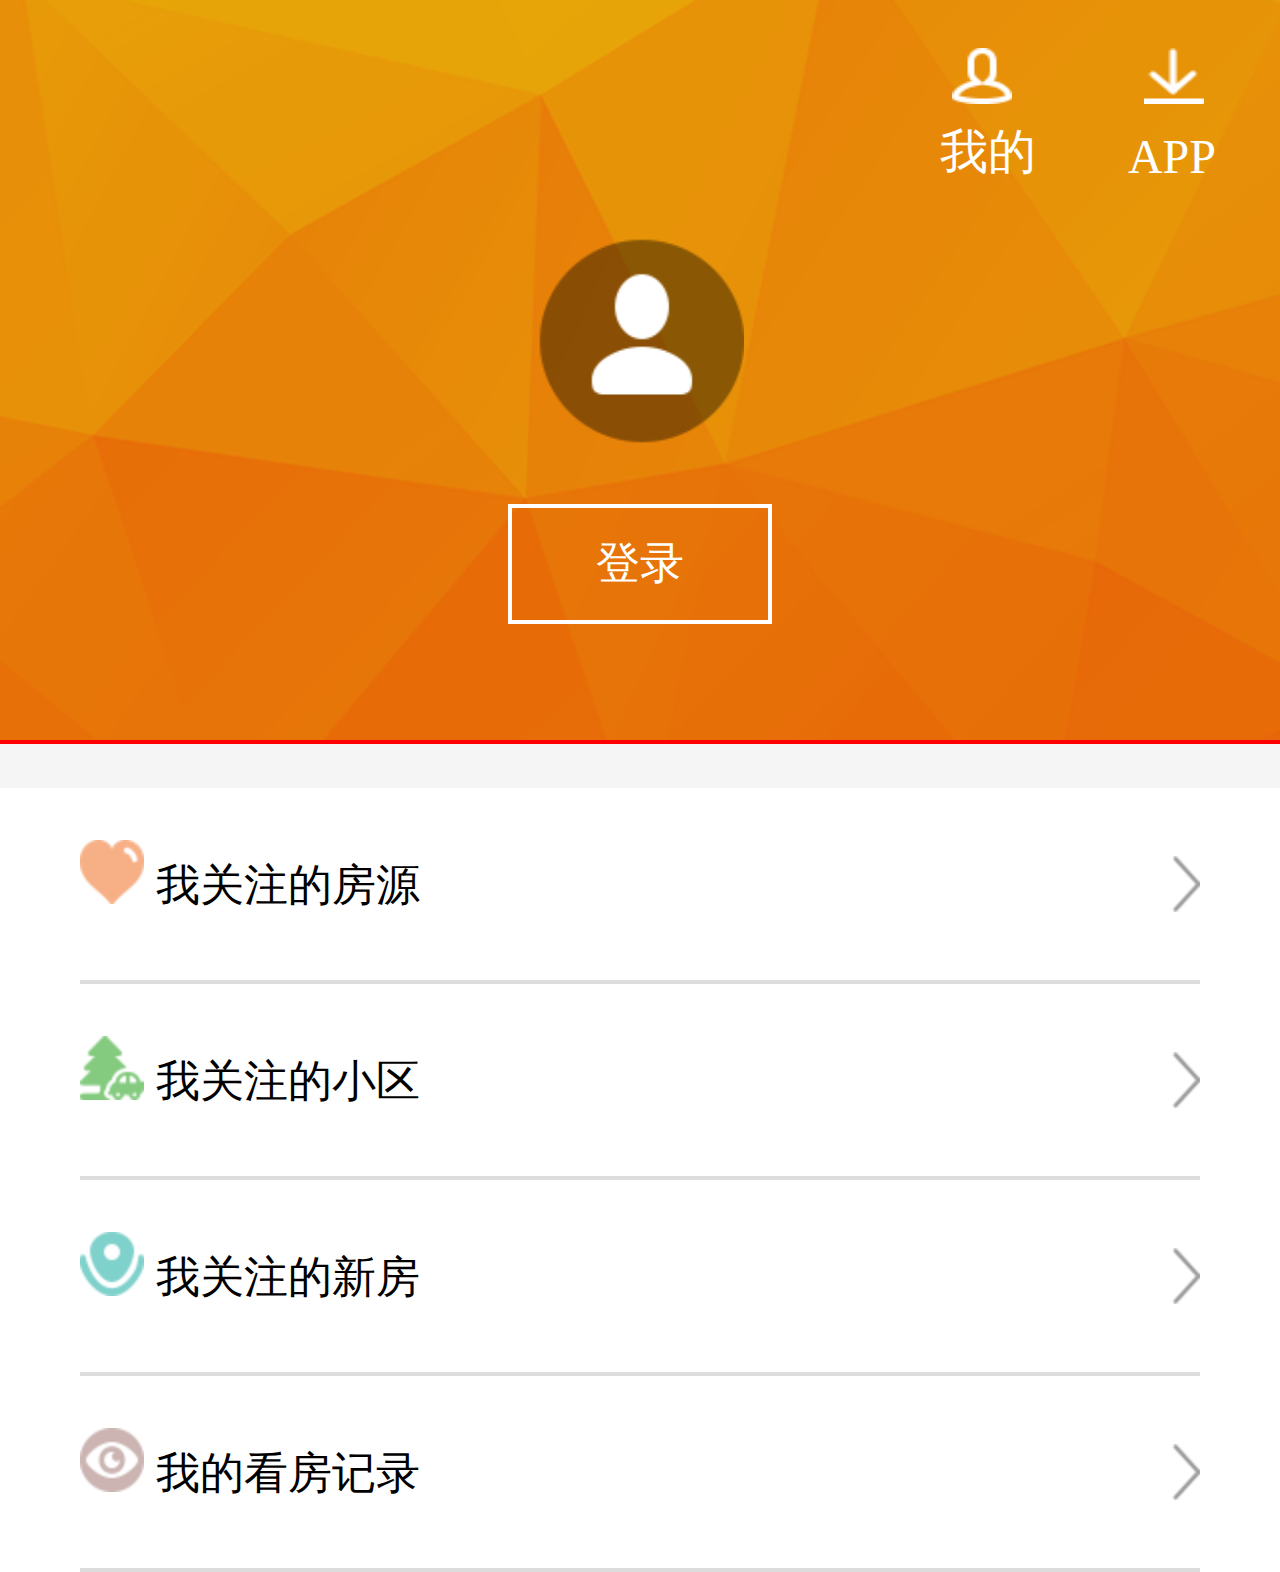
<file: my.html>
<!DOCTYPE html>
<html>
<head>
    <meta charset="UTF-8">
    <meta name="viewport" content="width=device-width, initial-scale=1.0, maximum-scale=1.0, user-scalable=0">
    <meta http-equiv="X-UA-Compatible" content="ie=edge">
    <title>Document</title>
    <link rel="stylesheet" href="./css/myCss/my.css">
</head>
<body>
    <div class="top">
        <div class="app">
            <p class="app-p1">我的</p>
            <p>APP</p>
        </div>
        <div class="img"></div>
        <div class="login">
            登录
        </div>
    </div>
    <ul>
        <li class="li1">我关注的房源<span></span></li>
        <li class="li2">我关注的小区<span></span></li>
        <li class="li3">我关注的新房<span></span></li>
        <li class="li4">我的看房记录<span></span></li>
    </ul>
</body>
<script src="./js/rem.js"></script>
</html>
</file>
<file: css/indexCss/index.css>
* {
  margin: 0;
  padding: 0;
}
ul {
  list-style: none;
}
html {
  font-size: 10px;
}
body {
  background-color: #f5f5f5;
}
.top {
  width: 100%;
  height: 4.2rem;
  background-color: #ff8a00;
  display: flex;
  align-items: center;
  justify-content: space-between;
  padding: 0 3.3rem;
  box-sizing: border-box;
}
.top .indexLogo {
  width: 9.9rem;
  height: auto;
}
.top .indexMy {
  margin-right: 2rem;
}
.top .indexMy,
.top .indexXiazai {
  height: 2.9rem;
  width: auto;
}
.banner {
  height: 22.4rem;
  background: url('../../imgs/index/banner.png') no-repeat;
  background-size: 100%;
  position: relative;
}
.banner div {
  box-sizing: border-box;
  width: 28.6rem;
  height: 3.2rem;
  border: 0.2rem solid #9a9a9a;
  background-color: #fff;
  position: absolute;
  left: 1.5rem;
  bottom: 1.2rem;
  border-radius: 0.7rem;
}
.banner input {
  box-sizing: border-box;
  width: 28.6rem;
  height: 3.6rem;
  border: 0.2rem solid #ebebeb;
  padding-left: 3rem;
  border-radius: 0.7rem;
  background: url('../../imgs/index/seach.jpg') no-repeat 0.5rem 0.5rem;
  background-color: #fff;
  background-size: 2rem 2rem;
  box-shadow: 0.3rem 0.3rem 0 0.2rem #dfdcdc;
  font-size: 1.2rem;
}
.lis {
  height: 11rem;
  background-color: #ff8a00;
  display: flex;
  flex-direction: row;
  justify-content: space-around;
  align-items: center;
}
.lis img {
  width: 100%;
  height: auto;
}
.lis li {
  width: 5.4rem;
  font-size: 1.1rem;
  color: #fff;
  text-align: center;
}
.lis p {
  margin-top: 0.4rem;
}
.banner2 {
  height: 25rem;
  margin: 1rem 0;
}
.banner2 img {
  width: 100%;
  height: auto;
}
.hotHouse {
  height: 6.1rem;
  background-color: #ff8a00;
  color: #fff;
  padding-left: 2rem;
  display: flex;
  flex-direction: column;
  justify-content: center;
}
.hotHouse .p1 {
  font-size: 1.8rem;
  font-weight: bolder;
}
.hotHouse .p2 {
  font-size: 1.2rem;
  font-weight: bolder;
}
.house {
  background-color: #fff;
  padding: 0 2rem;
  border-bottom: 0.1rem solid #e5e5e5;
}
.house li {
  height: 14.3rem;
  border-bottom: 0.1rem solid #ff0000;
  display: flex;
  flex-direction: row;
  align-items: center;
}
.house li img {
  width: 8.1rem;
  height: 8.1rem;
}
.house li div {
  overflow: hidden;
  margin-left: 1.2rem;
}
.house li div h1 {
  width: 100%;
  font-size: 1.7rem;
  overflow: hidden;
  text-overflow: ellipsis;
  white-space: nowrap;
}
.house li div div {
  margin: 0;
  display: flex;
  flex-direction: row;
  justify-content: space-between;
}
.house li div div P {
  line-height: 2rem;
  font-size: 1.1rem;
}
.house li div div .p1 {
  width: 9rem;
  color: #8b8b8b;
}
.house li div div .p1 span {
  color: #000;
}
.house li div div .p2 {
  text-align: right;
  color: #8b8b8b;
}
.house li div div .p2 span {
  color: #ff8a00;
}
.house li div .sp {
  display: inline-block;
  padding: 0.5rem 0.4rem;
  background-color: #f4f7f9;
  margin-top: 0.5rem;
  font-size: 1.1rem;
  color: #849aae;
}
.link {
  margin-top: 0.5rem;
  border-top: 0.1rem solid #e5e5e5;
  background-color: #fff;
}
.link div {
  height: 5.5rem;
  border-bottom: 0.1rem solid #ff8a00;
  display: flex;
  flex-direction: row;
}
.link div p {
  width: 50%;
  height: 5.5rem;
  text-align: center;
  line-height: 5.5rem;
  font-size: 1.7rem;
}
.link div .attention {
  border-bottom: 0.1rem solid #ff8a00;
  box-sizing: border-box;
  color: #ff8a00;
}
.uls {
  height: 13.6rem;
  background-color: #fff;
  padding-left: 2rem;
  padding-right: 5.6rem;
  box-sizing: border-box;
  display: flex;
  flex-direction: row;
  justify-content: space-between;
}
.uls ul {
  height: 100%;
  padding: 2rem 0;
  display: flex;
  flex-direction: column;
  justify-content: space-between;
  box-sizing: border-box;
}
.uls ul li {
  font-size: 1.1rem;
  color: #666666;
}
.foot {
  height: 14.5rem;
  background-color: #2f3130;
  padding: 0 1.5rem;
  box-sizing: border-box;
}
.foot .foot-top {
  height: 4rem;
  border-bottom: 0.1rem solid #3e403f;
  font-size: 1.2rem;
  color: #939494;
  line-height: 4rem;
}
.foot .foot-img {
  height: 6rem;
  display: flex;
  flex-direction: row;
}
.foot .foot-img p {
  width: 50%;
  font-size: 1.1rem;
  color: #939494;
  padding: 1.5rem 4.5rem;
  padding-right: 0;
  box-sizing: border-box;
}
.foot .foot-img .foot-img-p1 {
  background: url('../../imgs/index/apple.png') no-repeat 1.2rem 1.5rem;
  background-size: 1.7rem 2.1rem;
}
.foot .foot-img .foot-img-p2 {
  background: url('../../imgs/index/android.png') no-repeat 1.2rem 1.5rem;
  background-size: 1.7rem 2.1rem;
}
.foot .foot-texe {
  height: 4.5rem;
}
.foot .foot-texe p {
  text-align: center;
  font-size: 1.1rem;
  color: #939494;
}
.down {
  width: 100%;
  height: 5rem;
  position: fixed;
  bottom: 0;
  background: url('../../imgs/index/download.png') no-repeat 3rem 1rem;
  background-size: 3rem 3rem;
  background-color: rgba(0, 0, 0, 0.5);
  display: flex;
  flex-direction: row;
  align-items: center;
  justify-content: space-between;
  color: #fff;
  padding-left: 8rem;
  box-sizing: border-box;
}
.down .down-txt-p1 {
  font-size: 1.6rem;
}
.down .down-txt-p2 {
  font-size: 1.1rem;
}
.down button {
  width: 11rem;
  height: 100%;
  background-color: #ff8a00;
  border: none;
  font-size: 1.5rem;
  color: #fff;
}
</file>
<file: css/common.css>
* {
    margin: 0;
    padding: 0;
    list-style: none;
}

html {
    font-size: 100px;
}

header {
    font-size: 0;
    width: 100%;
    height: 0.42rem;
    box-sizing: border-box;
    background-color: #FF8A00;
    display: flex;
    padding: 0 0.3rem;
    align-items: center;
    justify-content: space-between;
}

header img {
    height: 0.37rem;
}

header div {
    display: flex;
}

header div img {
    height: 0.34rem;
}

header div img:first-child {
    margin-right: 0.16rem;
}

footer {
    width: 100%;
    height: 1.5rem;
    background-color: #2F3130;
    padding: 0.1rem;
    font-size: 0.12rem;
    box-sizing: border-box;
    color: #92918F;
}

footer h3 {
    font-weight: normal;
    padding-bottom: 0.07rem;
    border-bottom: 0.01rem solid #ccc;
}

footer .down {
    display: flex;
    justify-content: space-around;
    text-align: center;
    margin: 0.1rem 0;
    font-size: 0.13rem;
}

footer .down p:first-child {
    padding-left: 0.4rem;
    background: url('./../imgs/index/apple.png') no-repeat 0 0;
    background-size: 0.2rem;
    box-sizing: border-box;
}

footer .down p:last-child {
    padding-left: 0.4rem;
    background: url('./../imgs/index/android.png') no-repeat 0 0;
    background-size: 0.2rem;
    box-sizing: border-box;
}

footer .foot {
    text-align: center;
    font-size: 0.13rem;
}

.home-list {
    list-style: none;
    padding: 0 0.2rem;
}

.home-list>li {
    padding: 0.29rem 0;
    display: flex;
    border-bottom: 0.015rem solid #FF1919;
}

.home-list>li:last-child {
    border: none;
}

.home-list>li img {
    height: 0.8rem;
    display: block;
    flex-shrink: 0;
    margin-right: 0.1rem;
}

.home-list>li div h4 {
    width: 1.85rem;
    overflow: hidden;
    text-overflow: ellipsis;
    white-space: nowrap;
    font-size: 0.16rem;
}

.home-list>li div p {
    display: flex;
    justify-content: space-between;
    font-size: 0.12rem;
    margin: 0.05rem 0;
}

.home-list>li div p span:nth-child(2) {
    color: #FF8A00;
    font-weight: bold;
}

.home-list>li div p:nth-child(3),
.home-list>li div p:nth-child(4) {
    color: #999;
}

.home-list>li div p:nth-child(3) span:nth-child(2),
.home-list>li div p:nth-child(4) span:nth-child(2) {
    color: #ccc;
    font-weight: bold;
}

.home-list>li div p .org {
    color: #FF8A00 !important;
}

.home-list>li div ul {
    display: flex;
    width: 1.85rem;
    flex-wrap: wrap;
}

.home-list>li div ul li {
    padding: 0.03rem 0.02rem;
    background-color: #EEF2F5;
    font-size: 0.12rem;
    color: #9AACBD;
    margin-right: 0.02rem;
}
</file>
<file: css/home.css>
body {
    background-color: #F5F5F5;
}

.search {
    margin: 0.2rem 0;
    position: relative;
    display: flex;
    justify-content: center;
}

.search input {
    width: 90%;
    height: 0.42rem;
    border: 0.01rem solid #ccc;
    outline: none;
    border-radius: 0.05rem;
    padding: 0 0.3rem 0 0.1rem;
    box-sizing: border-box;
}

.search img {
    position: absolute;
    display: block;
    right: 0.3rem;
    top: 0.1rem;
    width: 0.2rem;
}

.search::after {
    content: "";
    display: block;
    width: 0.01rem;
    height: 0.2rem;
    top: 0.1rem;
    right: 0.6rem;
    position: absolute;
    background-color: black;
}

.home-nav>ul {
    display: flex;
    position: relative;
    background-color: #fff;
    padding: 0.1rem 0;
}

.home-nav>ul>li {
    flex: 1;
}

.home-nav>ul>li h4 {
    font-size: 0.2rem;
    text-align: center;
    color: #6D6766;
    background: url('./../imgs/SecondHandList/67.png') no-repeat 0.6rem 0rem;
    background-size: 0.2rem;
}

.home-nav>ul>li.active h4 {
    color: #FF8A00;
    background: url('./../imgs/SecondHandList/66.png') no-repeat 0.6rem 0rem;
    background-size: 0.2rem;
}

.home-nav>ul>li>.area-p {
    position: absolute;
    top: 0.45rem;
    display: flex;
    width: 100%;
    height: 100vh;
    background-color: rgba(0, 0, 0, 0.3);
}

.home-nav>ul>li>.area-p .area {
    background-color: #F0F0F0;
    width: 25%;
    text-align: center;
    font-size: 0.2rem;
    height: 50%;
}

.home-nav>ul>li>.area-p .area li {
    font-weight: bold;
    padding: 0.05rem 0;
}

.home-nav>ul>li>.area-p .area li.active {
    background-color: #fff;
    color: #FF8A00;
}

.home-nav>ul>li>.area-p .item {
    width: 75%;
    background-color: #fff;
    height: 50%;
    overflow: hidden;
}

.home-nav>ul>li>.area-p .item li {
    float: left;
    font-size: 0.12rem;
    width: 50%;
    height: 0.2rem;
    margin: 0;
    text-align: center;
    margin: 0.1rem 0;
}

.home-nav>ul>li>.area-p .item li.selected {
    color: #FF8A00;
}

.home-nav>ul>li>.pri-list {
    position: absolute;
    top: 0.45rem;
    left: 0;
    box-sizing: border-box;
    width: 100%;
    height: 100vh;
    background-color: rgba(0, 0, 0, 0.3);
}

.home-nav>ul>li>.pri-list>ul {
    background-color: #fff;
    padding: 0 0.2rem;
    font-size: 0.12rem;
    box-sizing: border-box;
    width: 100%;
    height: 50%;
}

.home-nav>ul>li>.pri-list>ul>li {
    padding: 0.1rem 0;
    border-bottom: 0.01rem solid #ccc;
    color: #333;
}

.home-nav>ul>li .between ul li {
    display: flex;
    justify-content: space-between;
}

.home-nav>ul>li .between ul li span {
    display: block;
    width: 0.18rem;
    height: 0.18rem;
    border: 0.01rem solid #ccc;
}

.home-nav>ul>li .between ul li span.active {
    background: url('./../imgs/SecondHandList/ok.png') no-repeat 0 0.02rem;
}

.home-nav>ul>li .between ul p {
    width: 100%;
    height: 0.4rem;
    text-align: center;
    line-height: 0.4rem;
    background-color: #FF8A00;
    color: #fff;
}

.home-nav>ul>li>.more {
    position: absolute;
    top: 0.45rem;
    left: 0;
    box-sizing: border-box;
    width: 100%;
    height: 100vh;
    background-color: rgba(0, 0, 0, 0.3);
}

.home-nav>ul>li>.more .more-item {
    padding: 0.2rem 0.2rem;
    background-color: #fff;
    border-bottom: 0.01rem solid #ccc;
}

.home-nav>ul>li>.more .more-item h5 {
    font-size: 0.16rem;
    margin-bottom: 0.1rem;
}

.home-nav>ul>li>.more .more-item ul {
    display: flex;
    flex-wrap: wrap;
}

.home-nav>ul>li>.more .more-item ul li {
    width: 25%;
    font-size: 0.16rem;
}

.home-nav>ul>li>.more .more-item ul li p {
    text-align: center;
    margin: 0.03rem 0.04rem;
    border: 0.01rem solid #ccc;
    box-sizing: border-box;
}
</file>
<file: css/myCss/my.css>
* {
  margin: 0;
  padding: 0;
  list-style: none;
}
html {
  font-size: 10px;
  height: 100%;
}
body {
  height: 100%;
  background-color: #f5f5f5;
}
.top {
  height: 18.5rem;
  background: url('../../imgs/my/bg1.png') no-repeat;
  background-size: 100% 101%;
  border-bottom: 0.1rem solid red;
}
.top .app {
  height: 4.6rem;
  display: flex;
  flex-direction: row;
  justify-content: flex-end;
  align-items: flex-end;
  font-size: 1.2rem;
  color: #fff;
  padding-right: 1.6rem;
  box-sizing: border-box;
  background: url('../../imgs/my/urse.png') no-repeat 23.8rem 1.2rem, url('../../imgs/my/down.png') no-repeat 28.6rem 1.2rem;
  background-size: 1.5rem 1.4rem;
}
.top .app .app-p1 {
  margin-right: 2.3rem;
}
.top .img {
  height: 5.2rem;
  background: url('../../imgs/my/urse2.png') no-repeat 13.4rem;
  background-size: 5.2rem 5.2rem;
  margin-top: 1.3rem;
}
.top .login {
  width: 6.4rem;
  height: 2.8rem;
  border: 0.1rem solid #fff;
  color: #fff;
  text-align: center;
  line-height: 2.8rem;
  font-size: 1.1rem;
  margin-top: 1.5rem;
  margin-left: 12.7rem;
}
ul {
  background-color: #fff;
  padding: 0 2rem;
  box-sizing: border-box;
  margin-top: 1.1rem;
}
ul li {
  height: 4.9rem;
  border-bottom: 0.1rem solid #dcdcdc;
  font-size: 1.1rem;
  line-height: 4.9rem;
  padding-left: 1.9rem;
  box-sizing: border-box;
  position: relative;
}
ul .li1 {
  background: url('../../imgs/my/icon1.png') no-repeat 0 1.3rem;
  background-size: 1.6rem 1.6rem;
}
ul .li2 {
  background: url('../../imgs/my/icon2.png') no-repeat 0 1.3rem;
  background-size: 1.6rem 1.6rem;
}
ul .li3 {
  background: url('../../imgs/my/icon3.png') no-repeat 0 1.3rem;
  background-size: 1.6rem 1.6rem;
}
ul .li4 {
  background: url('../../imgs/my/icon4.png') no-repeat 0 1.3rem;
  background-size: 1.6rem 1.6rem;
}
ul span {
  display: inline-block;
  width: 0.7rem;
  height: 1.4rem;
  background: url('../../imgs/my/right.png') no-repeat;
  background-size: 0.7rem 1.4rem;
  position: absolute;
  right: 0;
  top: 1.7rem;
}
</file>
